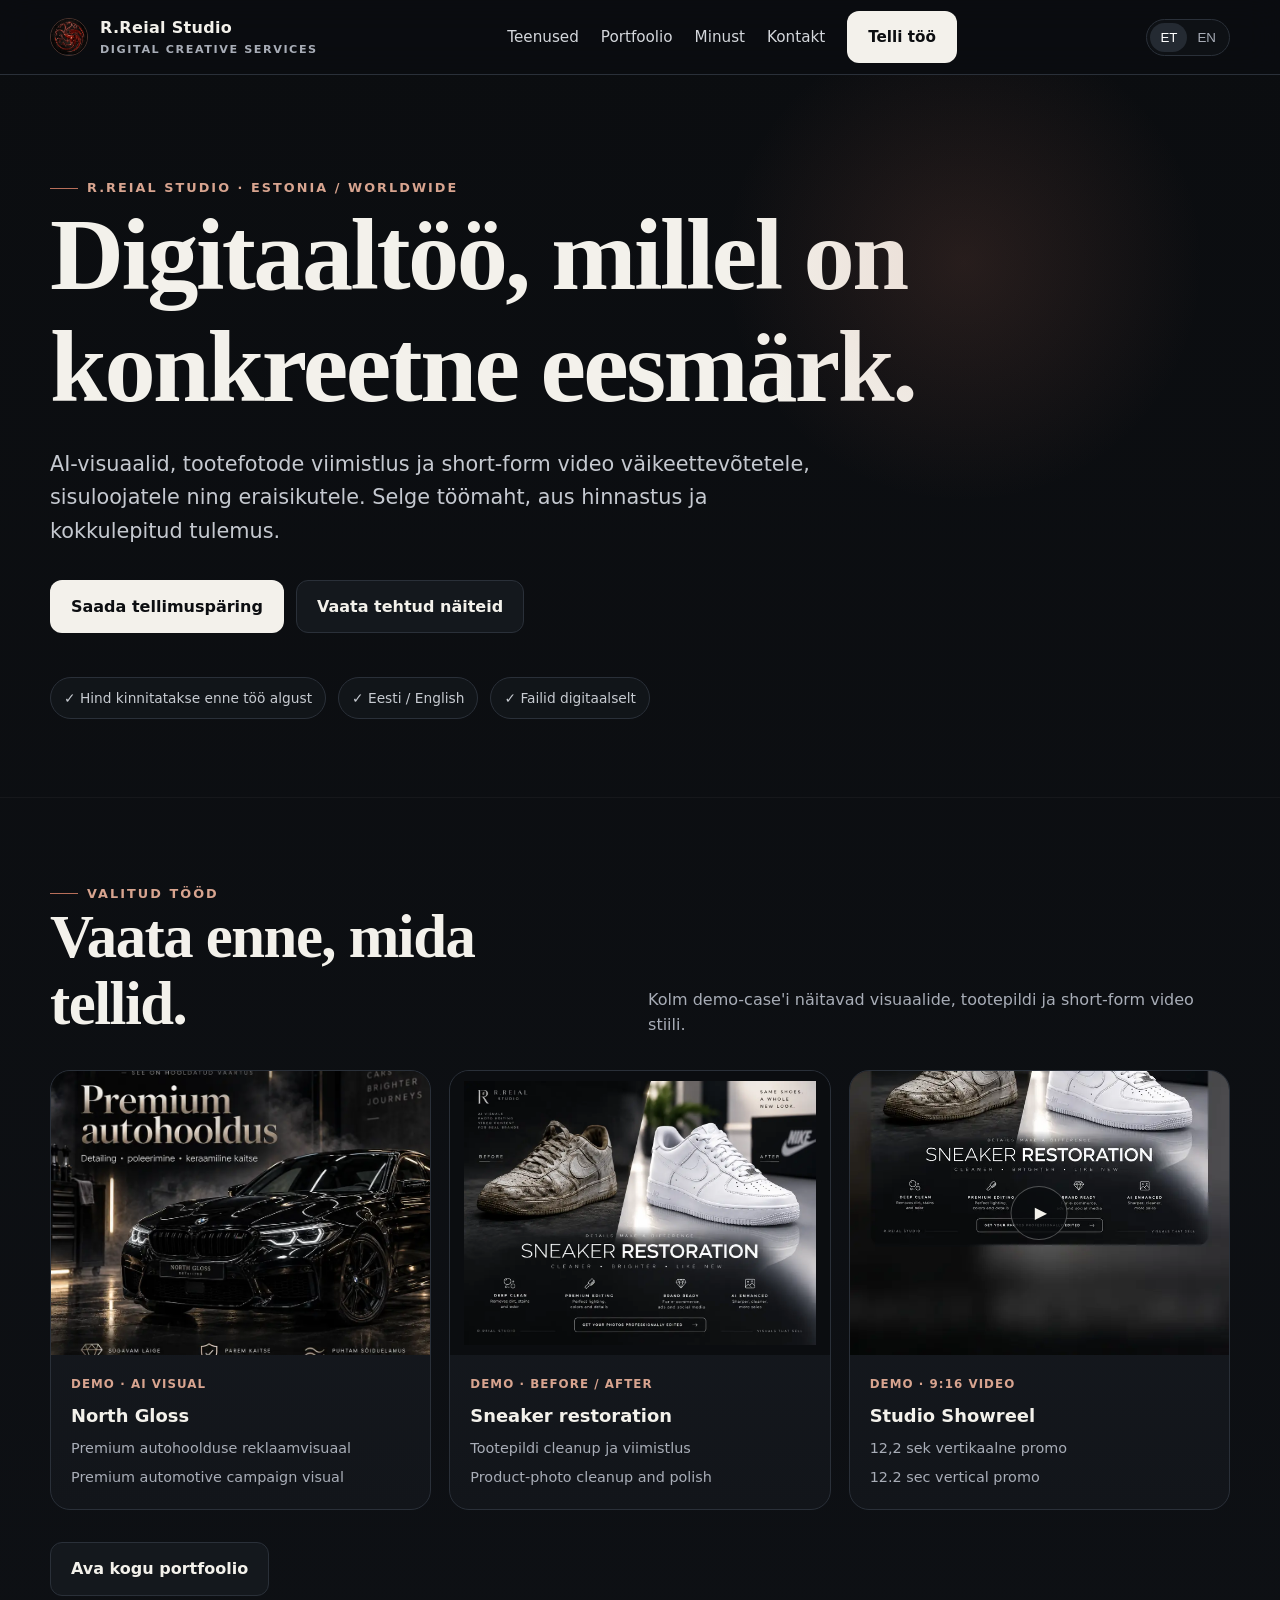
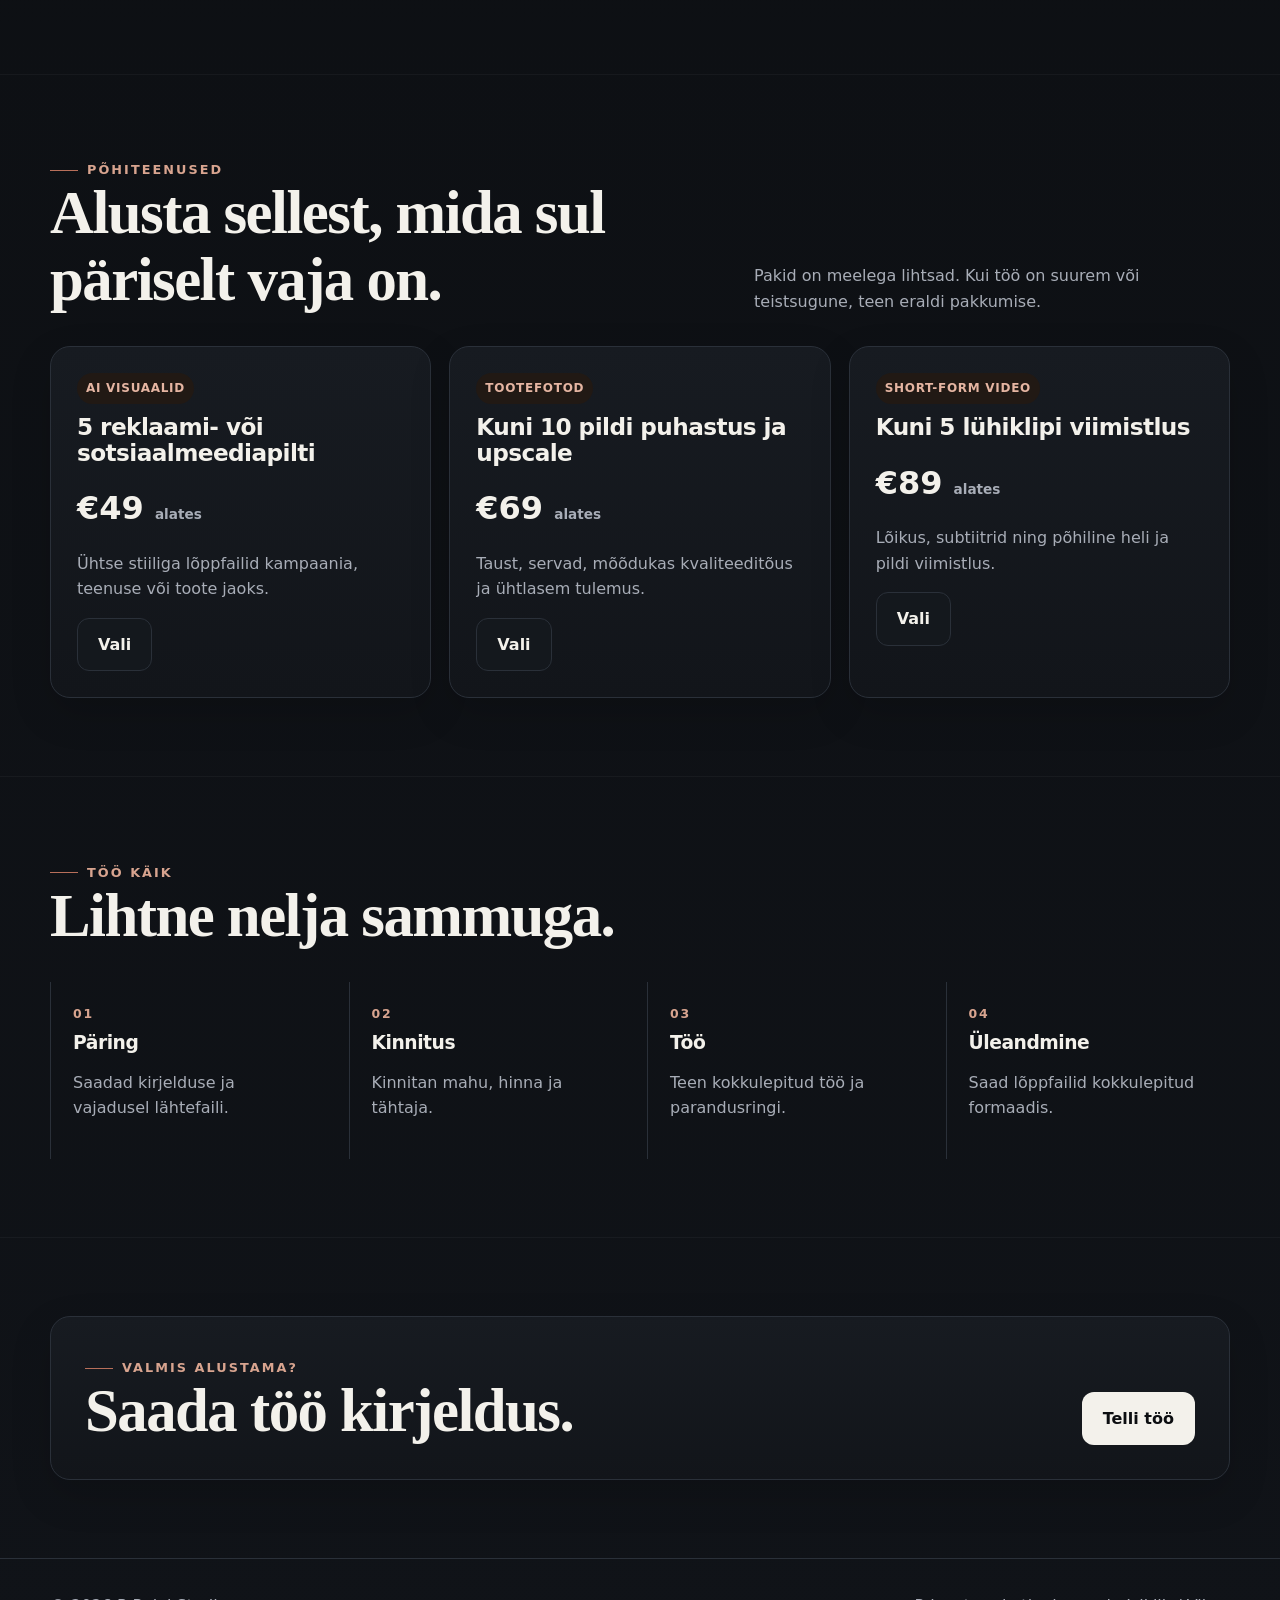
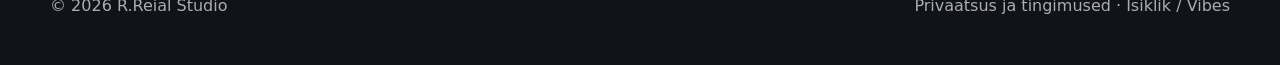
<file: index.html>
<!doctype html>
<html lang="et">
<head>
  <meta charset="utf-8"><meta name="viewport" content="width=device-width,initial-scale=1">
  <meta name="description" content="R.Reial Studio — AI visuaalid, tootefotode töötlus ja short-form video Eestis ning rahvusvaheliselt.">
  <title>R.Reial Studio — Digital Creative Services</title>
  <link rel="stylesheet" href="site.css">
  <style>
    .featured-work{display:grid;grid-template-columns:repeat(3,1fr);gap:18px}.featured-card{display:block;border:1px solid var(--line);border-radius:20px;overflow:hidden;background:linear-gradient(180deg,var(--panel2),var(--panel));transition:.18s ease}.featured-card:hover{transform:translateY(-3px);border-color:#46505d}.featured-media{aspect-ratio:4/3;background:#090b0e;overflow:hidden}.featured-media img{width:100%;height:100%;object-fit:cover}.featured-media.contain img{object-fit:contain;padding:10px;background:#0b0d10}.featured-copy{padding:20px}.featured-copy small{display:block;color:var(--accent2);font-size:.74rem;font-weight:800;letter-spacing:.09em;text-transform:uppercase;margin-bottom:8px}.featured-copy strong{display:block;font-size:1.12rem}.featured-copy span{display:block;color:var(--muted);margin-top:6px;font-size:.9rem}.video-thumb{position:relative}.video-thumb:after{content:'▶';position:absolute;inset:50% auto auto 50%;transform:translate(-50%,-50%);width:52px;height:52px;border-radius:50%;display:grid;place-items:center;background:rgba(10,12,15,.78);border:1px solid rgba(255,255,255,.28);font-size:1rem;padding-left:3px}@media(max-width:860px){.featured-work{grid-template-columns:1fr}}
  </style>
</head>
<body data-lang="et">
<nav class="nav"><div class="container nav-inner">
  <a class="brand" href="index.html"><img src="targaryen-crest.png" alt="R.Reial crest"><span>R.Reial Studio<small>Digital creative services</small></span></a>
  <div class="nav-links"><a href="services.html"><span class="lang-et">Teenused</span><span class="lang-en">Services</span></a><a href="portfolio.html"><span class="lang-et">Portfoolio</span><span class="lang-en">Portfolio</span></a><a href="about.html"><span class="lang-et">Minust</span><span class="lang-en">About</span></a><a href="contact.html"><span class="lang-et">Kontakt</span><span class="lang-en">Contact</span></a><a class="btn btn-primary" href="order.html"><span class="lang-et">Telli töö</span><span class="lang-en">Order now</span></a></div>
  <div class="lang-switch" aria-label="Language"><button data-lang-btn="et">ET</button><button data-lang-btn="en">EN</button></div>
</div></nav>

<main>
<section class="hero"><div class="container">
  <div class="eyebrow">R.Reial Studio · Estonia / Worldwide</div>
  <h1><span class="lang-et">Digitaaltöö, millel on konkreetne eesmärk.</span><span class="lang-en">Digital creative work with a clear purpose.</span></h1>
  <p class="hero-copy"><span class="lang-et">AI-visuaalid, tootefotode viimistlus ja short-form video väikeettevõtetele, sisuloojatele ning eraisikutele. Selge töömaht, aus hinnastus ja kokkulepitud tulemus.</span><span class="lang-en">AI visuals, product photo cleanup and short-form video for small businesses, creators and individuals. Clear scope, straightforward pricing and agreed deliverables.</span></p>
  <div class="hero-actions"><a class="btn btn-primary" href="order.html"><span class="lang-et">Saada tellimuspäring</span><span class="lang-en">Send a project request</span></a><a class="btn btn-secondary" href="portfolio.html"><span class="lang-et">Vaata tehtud näiteid</span><span class="lang-en">View portfolio</span></a></div>
  <div class="trust-row"><span class="trust-pill"><span class="lang-et">✓ Hind kinnitatakse enne töö algust</span><span class="lang-en">✓ Price confirmed before work starts</span></span><span class="trust-pill"><span class="lang-et">✓ Eesti / English</span><span class="lang-en">✓ Estonian / English</span></span><span class="trust-pill"><span class="lang-et">✓ Failid digitaalselt</span><span class="lang-en">✓ Digital delivery</span></span></div>
</div></section>

<section class="section"><div class="container">
  <div class="section-head"><div><div class="eyebrow"><span class="lang-et">Valitud tööd</span><span class="lang-en">Selected work</span></div><h2><span class="lang-et">Vaata enne, mida tellid.</span><span class="lang-en">See the work before you order.</span></h2></div><p><span class="lang-et">Kolm demo-case'i näitavad visuaalide, tootepildi ja short-form video stiili.</span><span class="lang-en">Three demo cases show the style of visuals, product editing and short-form video.</span></p></div>
  <div class="featured-work">
    <a class="featured-card" href="portfolio.html"><div class="featured-media"><img src="north-gloss-demo.webp" alt="North Gloss automotive campaign demo" loading="eager"></div><div class="featured-copy"><small>Demo · AI visual</small><strong>North Gloss</strong><span><span class="lang-et">Premium autohoolduse reklaamvisuaal</span><span class="lang-en">Premium automotive campaign visual</span></span></div></a>
    <a class="featured-card" href="portfolio.html"><div class="featured-media contain"><img src="sneaker-restoration-demo.webp" alt="Sneaker restoration before and after demo" loading="lazy"></div><div class="featured-copy"><small>Demo · Before / After</small><strong>Sneaker restoration</strong><span><span class="lang-et">Tootepildi cleanup ja viimistlus</span><span class="lang-en">Product-photo cleanup and polish</span></span></div></a>
    <a class="featured-card" href="portfolio.html"><div class="featured-media video-thumb"><img src="showreel-poster.webp" alt="R.Reial Studio short-form video showreel poster" loading="lazy"></div><div class="featured-copy"><small>Demo · 9:16 video</small><strong>Studio Showreel</strong><span><span class="lang-et">12,2 sek vertikaalne promo</span><span class="lang-en">12.2 sec vertical promo</span></span></div></a>
  </div>
  <div class="hero-actions"><a class="btn btn-secondary" href="portfolio.html"><span class="lang-et">Ava kogu portfoolio</span><span class="lang-en">Open full portfolio</span></a></div>
</div></section>

<section class="section"><div class="container">
  <div class="section-head"><div><div class="eyebrow"><span class="lang-et">Põhiteenused</span><span class="lang-en">Core services</span></div><h2><span class="lang-et">Alusta sellest, mida sul päriselt vaja on.</span><span class="lang-en">Start with what you actually need.</span></h2></div><p><span class="lang-et">Pakid on meelega lihtsad. Kui töö on suurem või teistsugune, teen eraldi pakkumise.</span><span class="lang-en">Packages are intentionally simple. Larger or different projects receive a custom quote.</span></p></div>
  <div class="grid-3">
    <article class="card"><span class="tag"><span class="lang-et">AI visuaalid</span><span class="lang-en">AI visuals</span></span><h3><span class="lang-et">5 reklaami- või sotsiaalmeediapilti</span><span class="lang-en">5 advertising or social images</span></h3><div class="price">€49 <small><span class="lang-et">alates</span><span class="lang-en">from</span></small></div><p><span class="lang-et">Ühtse stiiliga lõppfailid kampaania, teenuse või toote jaoks.</span><span class="lang-en">Consistent final visuals for a campaign, service or product.</span></p><a class="btn btn-secondary" href="order.html?service=images"><span class="lang-et">Vali</span><span class="lang-en">Choose</span></a></article>
    <article class="card"><span class="tag"><span class="lang-et">Tootefotod</span><span class="lang-en">Product photos</span></span><h3><span class="lang-et">Kuni 10 pildi puhastus ja upscale</span><span class="lang-en">Cleanup & upscale for up to 10 images</span></h3><div class="price">€69 <small><span class="lang-et">alates</span><span class="lang-en">from</span></small></div><p><span class="lang-et">Taust, servad, mõõdukas kvaliteeditõus ja ühtlasem tulemus.</span><span class="lang-en">Backgrounds, edges, moderate quality improvement and consistency.</span></p><a class="btn btn-secondary" href="order.html?service=photos"><span class="lang-et">Vali</span><span class="lang-en">Choose</span></a></article>
    <article class="card"><span class="tag">Short-form video</span><h3><span class="lang-et">Kuni 5 lühiklipi viimistlus</span><span class="lang-en">Up to 5 polished short clips</span></h3><div class="price">€89 <small><span class="lang-et">alates</span><span class="lang-en">from</span></small></div><p><span class="lang-et">Lõikus, subtiitrid ning põhiline heli ja pildi viimistlus.</span><span class="lang-en">Editing, captions and basic audio/image polish.</span></p><a class="btn btn-secondary" href="order.html?service=video"><span class="lang-et">Vali</span><span class="lang-en">Choose</span></a></article>
  </div>
</div></section>

<section class="section"><div class="container">
  <div class="section-head"><div><div class="eyebrow"><span class="lang-et">Töö käik</span><span class="lang-en">Process</span></div><h2><span class="lang-et">Lihtne nelja sammuga.</span><span class="lang-en">Simple, in four steps.</span></h2></div></div>
  <div class="process"><div class="step"><strong>01</strong><h3><span class="lang-et">Päring</span><span class="lang-en">Request</span></h3><p class="muted"><span class="lang-et">Saadad kirjelduse ja vajadusel lähtefaili.</span><span class="lang-en">Send a brief and optional source file.</span></p></div><div class="step"><strong>02</strong><h3><span class="lang-et">Kinnitus</span><span class="lang-en">Confirmation</span></h3><p class="muted"><span class="lang-et">Kinnitan mahu, hinna ja tähtaja.</span><span class="lang-en">I confirm scope, price and deadline.</span></p></div><div class="step"><strong>03</strong><h3><span class="lang-et">Töö</span><span class="lang-en">Production</span></h3><p class="muted"><span class="lang-et">Teen kokkulepitud töö ja parandusringi.</span><span class="lang-en">I complete the work and agreed revision.</span></p></div><div class="step"><strong>04</strong><h3><span class="lang-et">Üleandmine</span><span class="lang-en">Delivery</span></h3><p class="muted"><span class="lang-et">Saad lõppfailid kokkulepitud formaadis.</span><span class="lang-en">You receive final files in the agreed format.</span></p></div></div>
</div></section>

<section class="section"><div class="container"><div class="card" style="padding:34px"><div class="section-head" style="margin-bottom:0"><div><div class="eyebrow"><span class="lang-et">Valmis alustama?</span><span class="lang-en">Ready to start?</span></div><h2><span class="lang-et">Saada töö kirjeldus.</span><span class="lang-en">Send the project brief.</span></h2></div><div><a class="btn btn-primary" href="order.html"><span class="lang-et">Telli töö</span><span class="lang-en">Order now</span></a></div></div></div></div></section>
</main>

<footer class="footer"><div class="container footer-inner"><div>© 2026 R.Reial Studio</div><div><a href="privacy.html"><span class="lang-et">Privaatsus ja tingimused</span><span class="lang-en">Privacy & terms</span></a> · <a href="vibes.html"><span class="lang-et">Isiklik / Vibes</span><span class="lang-en">Personal / Vibes</span></a></div></div></footer>
<script src="site.js"></script>
</body></html>
</file>
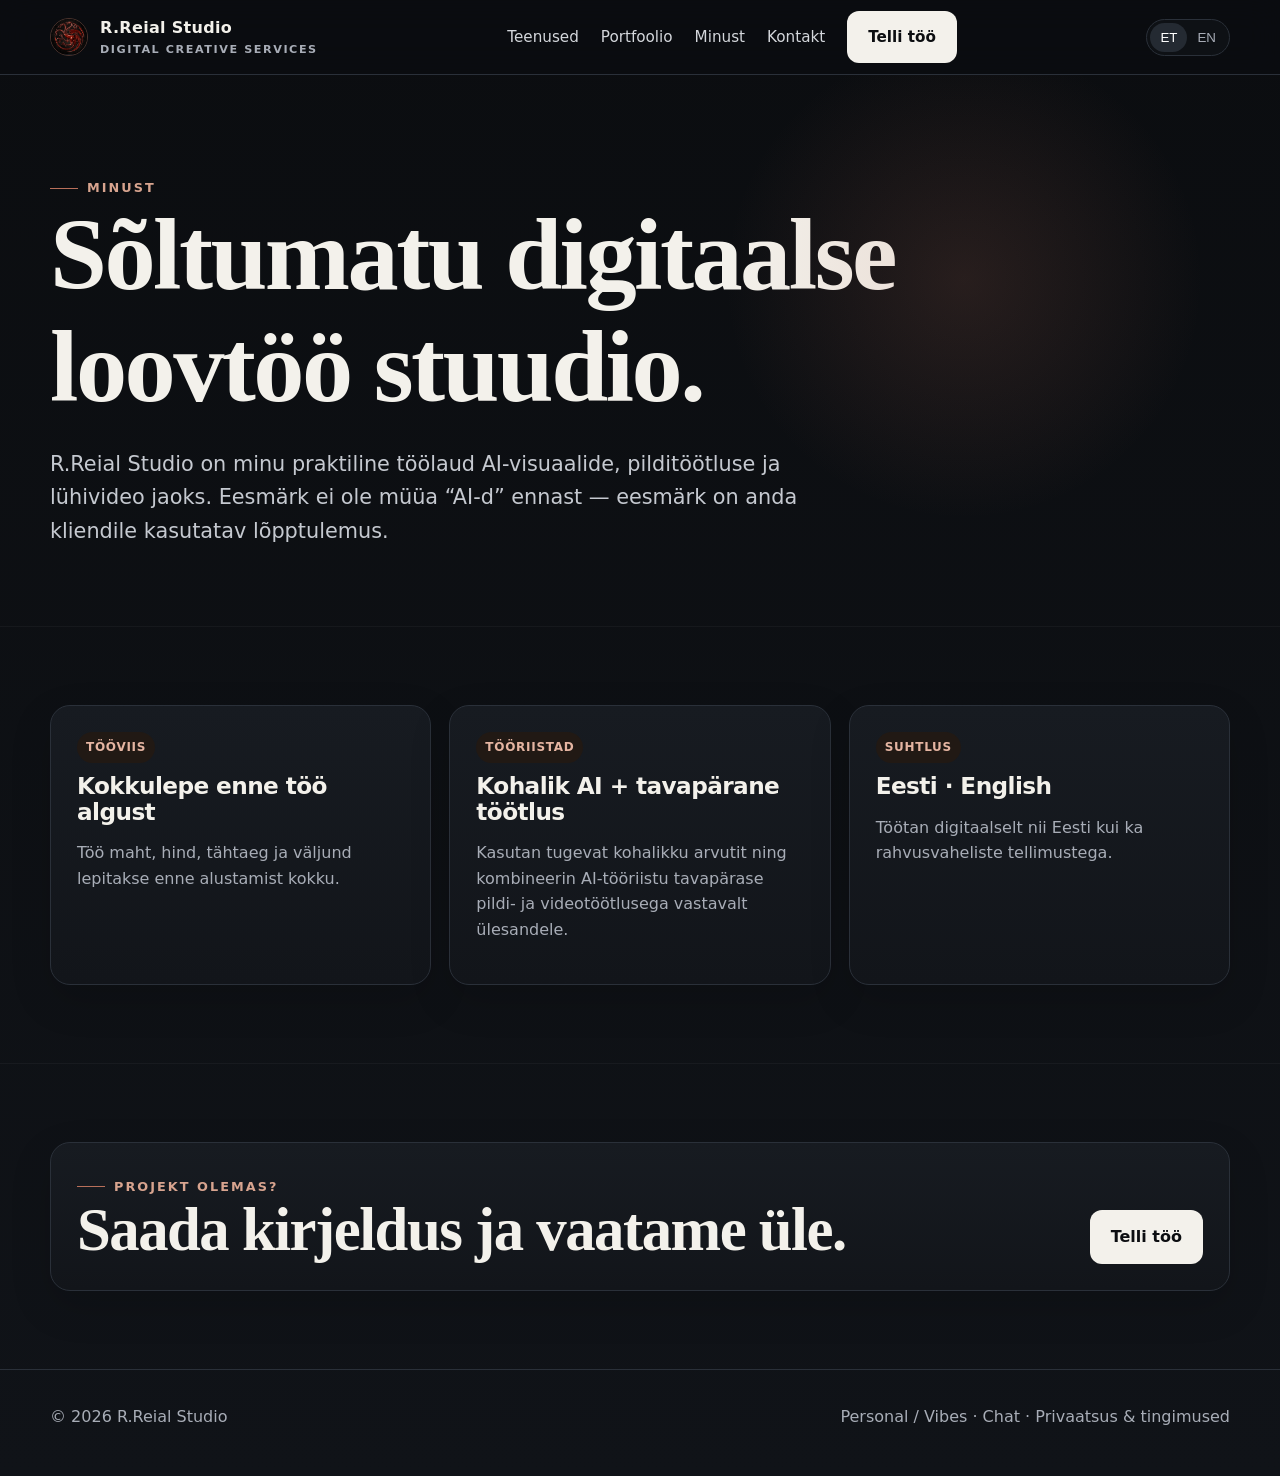
<file: about.html>
<!doctype html>
<html lang="et"><head><meta charset="utf-8"><meta name="viewport" content="width=device-width,initial-scale=1"><meta name="description" content="R.Reial Studio — sõltumatu digitaalse loovtöö tegija Eestis."><title>Minust — R.Reial Studio</title><link rel="stylesheet" href="site.css"></head>
<body data-lang="et">
<nav class="nav"><div class="container nav-inner"><a class="brand" href="index.html"><img src="targaryen-crest.png" alt="R.Reial crest"><span>R.Reial Studio<small>Digital creative services</small></span></a><div class="nav-links"><a href="services.html">Teenused</a><a href="portfolio.html">Portfoolio</a><a href="about.html">Minust</a><a href="contact.html">Kontakt</a><a class="btn btn-primary" href="order.html">Telli töö</a></div><div class="lang-switch"><button data-lang-btn="et">ET</button><button data-lang-btn="en">EN</button></div></div></nav>
<main><section class="hero"><div class="container"><div class="eyebrow"><span class="lang-et">Minust</span><span class="lang-en">About</span></div><h1><span class="lang-et">Sõltumatu digitaalse loovtöö stuudio.</span><span class="lang-en">Independent digital creative studio.</span></h1><p class="hero-copy"><span class="lang-et">R.Reial Studio on minu praktiline töölaud AI-visuaalide, pilditöötluse ja lühivideo jaoks. Eesmärk ei ole müüa “AI-d” ennast — eesmärk on anda kliendile kasutatav lõpptulemus.</span><span class="lang-en">R.Reial Studio is my practical workspace for AI-assisted visuals, image editing and short-form video. The goal is not to sell “AI” itself — the goal is to deliver a useful finished result.</span></p></div></section>
<section class="section"><div class="container"><div class="grid-3"><article class="card"><span class="tag"><span class="lang-et">Tööviis</span><span class="lang-en">Approach</span></span><h3><span class="lang-et">Kokkulepe enne töö algust</span><span class="lang-en">Agreement before production</span></h3><p><span class="lang-et">Töö maht, hind, tähtaeg ja väljund lepitakse enne alustamist kokku.</span><span class="lang-en">Scope, price, deadline and deliverables are confirmed before production begins.</span></p></article><article class="card"><span class="tag"><span class="lang-et">Tööriistad</span><span class="lang-en">Tools</span></span><h3><span class="lang-et">Kohalik AI + tavapärane töötlus</span><span class="lang-en">Local AI + conventional editing</span></h3><p><span class="lang-et">Kasutan tugevat kohalikku arvutit ning kombineerin AI-tööriistu tavapärase pildi- ja videotöötlusega vastavalt ülesandele.</span><span class="lang-en">I use capable local hardware and combine AI tools with conventional image and video editing as the job requires.</span></p></article><article class="card"><span class="tag"><span class="lang-et">Suhtlus</span><span class="lang-en">Communication</span></span><h3>Eesti · English</h3><p><span class="lang-et">Töötan digitaalselt nii Eesti kui ka rahvusvaheliste tellimustega.</span><span class="lang-en">I work digitally with Estonian and international projects.</span></p></article></div></div></section>
<section class="section"><div class="container"><div class="card"><div class="section-head" style="margin-bottom:0"><div><div class="eyebrow"><span class="lang-et">Projekt olemas?</span><span class="lang-en">Have a project?</span></div><h2><span class="lang-et">Saada kirjeldus ja vaatame üle.</span><span class="lang-en">Send the brief and I’ll review it.</span></h2></div><a class="btn btn-primary" href="order.html"><span class="lang-et">Telli töö</span><span class="lang-en">Order now</span></a></div></div></div></section></main>
<footer class="footer"><div class="container footer-inner"><div>© 2026 R.Reial Studio</div><div><a href="vibes.html">Personal / Vibes</a> · <a href="chat.html">Chat</a></div></div></footer><script src="site.js"></script></body></html>
</file>
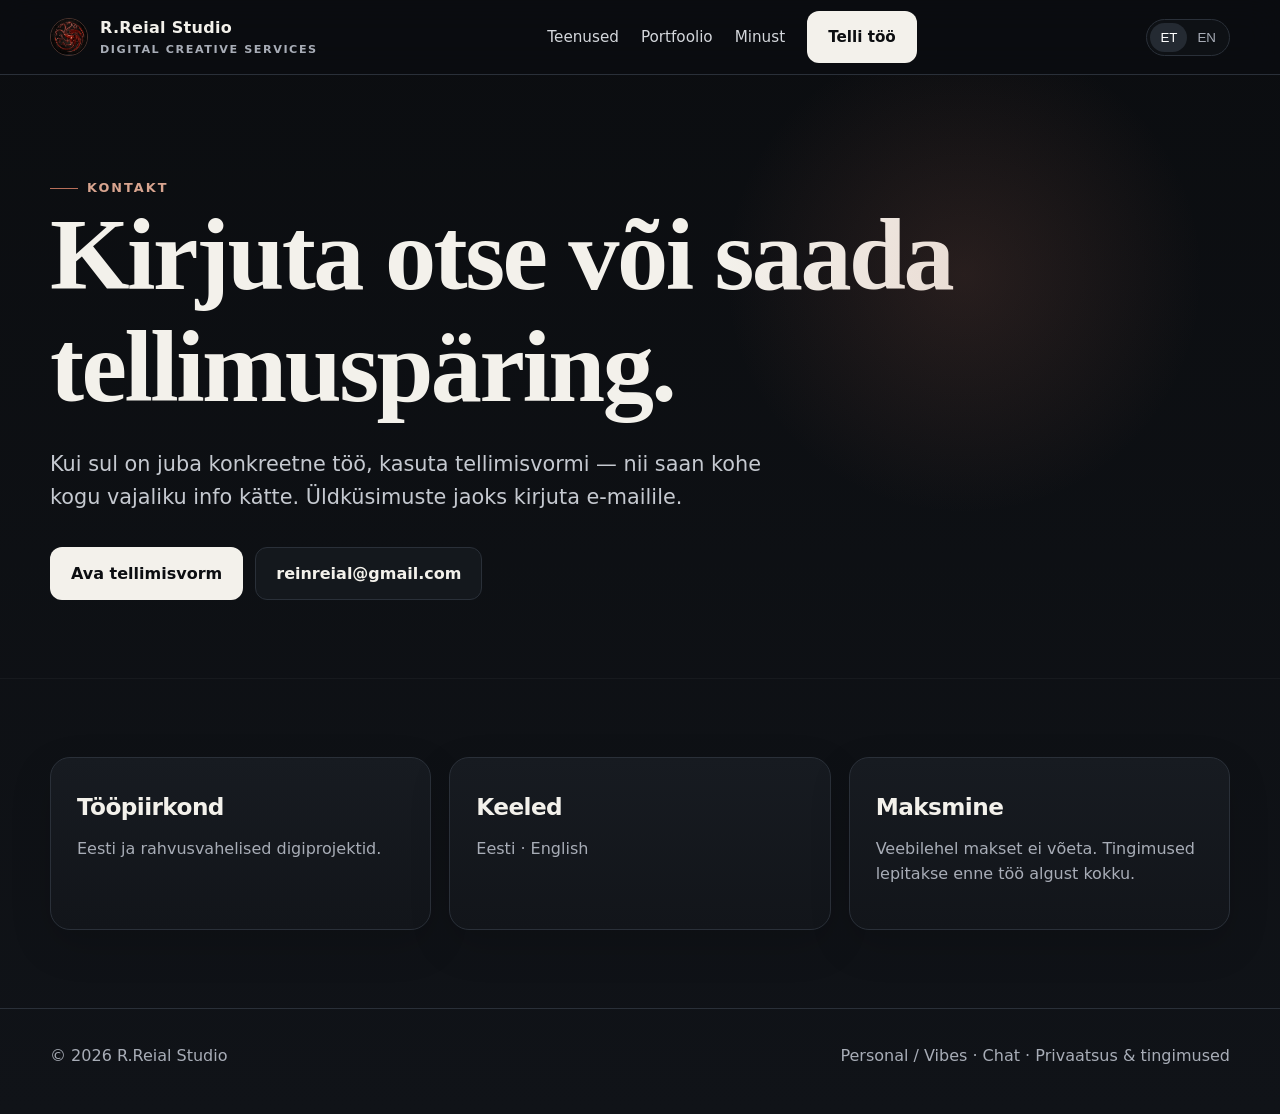
<file: contact.html>
<!doctype html>
<html lang="et"><head><meta charset="utf-8"><meta name="viewport" content="width=device-width,initial-scale=1"><meta name="description" content="Kontakt — R.Reial Studio"><title>Kontakt — R.Reial Studio</title><link rel="stylesheet" href="site.css"></head>
<body data-lang="et">
<nav class="nav"><div class="container nav-inner"><a class="brand" href="index.html"><img src="targaryen-crest.png" alt="R.Reial crest"><span>R.Reial Studio<small>Digital creative services</small></span></a><div class="nav-links"><a href="services.html">Teenused</a><a href="portfolio.html">Portfoolio</a><a href="about.html">Minust</a><a class="btn btn-primary" href="order.html">Telli töö</a></div><div class="lang-switch"><button data-lang-btn="et">ET</button><button data-lang-btn="en">EN</button></div></div></nav>
<main><section class="hero"><div class="container"><div class="eyebrow"><span class="lang-et">Kontakt</span><span class="lang-en">Contact</span></div><h1><span class="lang-et">Kirjuta otse või saada tellimuspäring.</span><span class="lang-en">Email directly or send a project request.</span></h1><p class="hero-copy"><span class="lang-et">Kui sul on juba konkreetne töö, kasuta tellimisvormi — nii saan kohe kogu vajaliku info kätte. Üldküsimuste jaoks kirjuta e-mailile.</span><span class="lang-en">For a specific project, use the order form so I receive the relevant details immediately. For general questions, email me directly.</span></p><div class="hero-actions"><a class="btn btn-primary" href="order.html"><span class="lang-et">Ava tellimisvorm</span><span class="lang-en">Open order form</span></a><a class="btn btn-secondary" href="mailto:reinreial@gmail.com">reinreial@gmail.com</a></div></div></section>
<section class="section"><div class="container"><div class="grid-3"><article class="card"><h3><span class="lang-et">Tööpiirkond</span><span class="lang-en">Availability</span></h3><p><span class="lang-et">Eesti ja rahvusvahelised digiprojektid.</span><span class="lang-en">Estonia and international digital projects.</span></p></article><article class="card"><h3><span class="lang-et">Keeled</span><span class="lang-en">Languages</span></h3><p>Eesti · English</p></article><article class="card"><h3><span class="lang-et">Maksmine</span><span class="lang-en">Payment</span></h3><p><span class="lang-et">Veebilehel makset ei võeta. Tingimused lepitakse enne töö algust kokku.</span><span class="lang-en">No payment is taken on the website. Terms are agreed before work starts.</span></p></article></div></div></section></main>
<footer class="footer"><div class="container footer-inner"><div>© 2026 R.Reial Studio</div><div><a href="vibes.html">Personal / Vibes</a> · <a href="chat.html">Chat</a></div></div></footer><script src="site.js"></script></body></html>
</file>
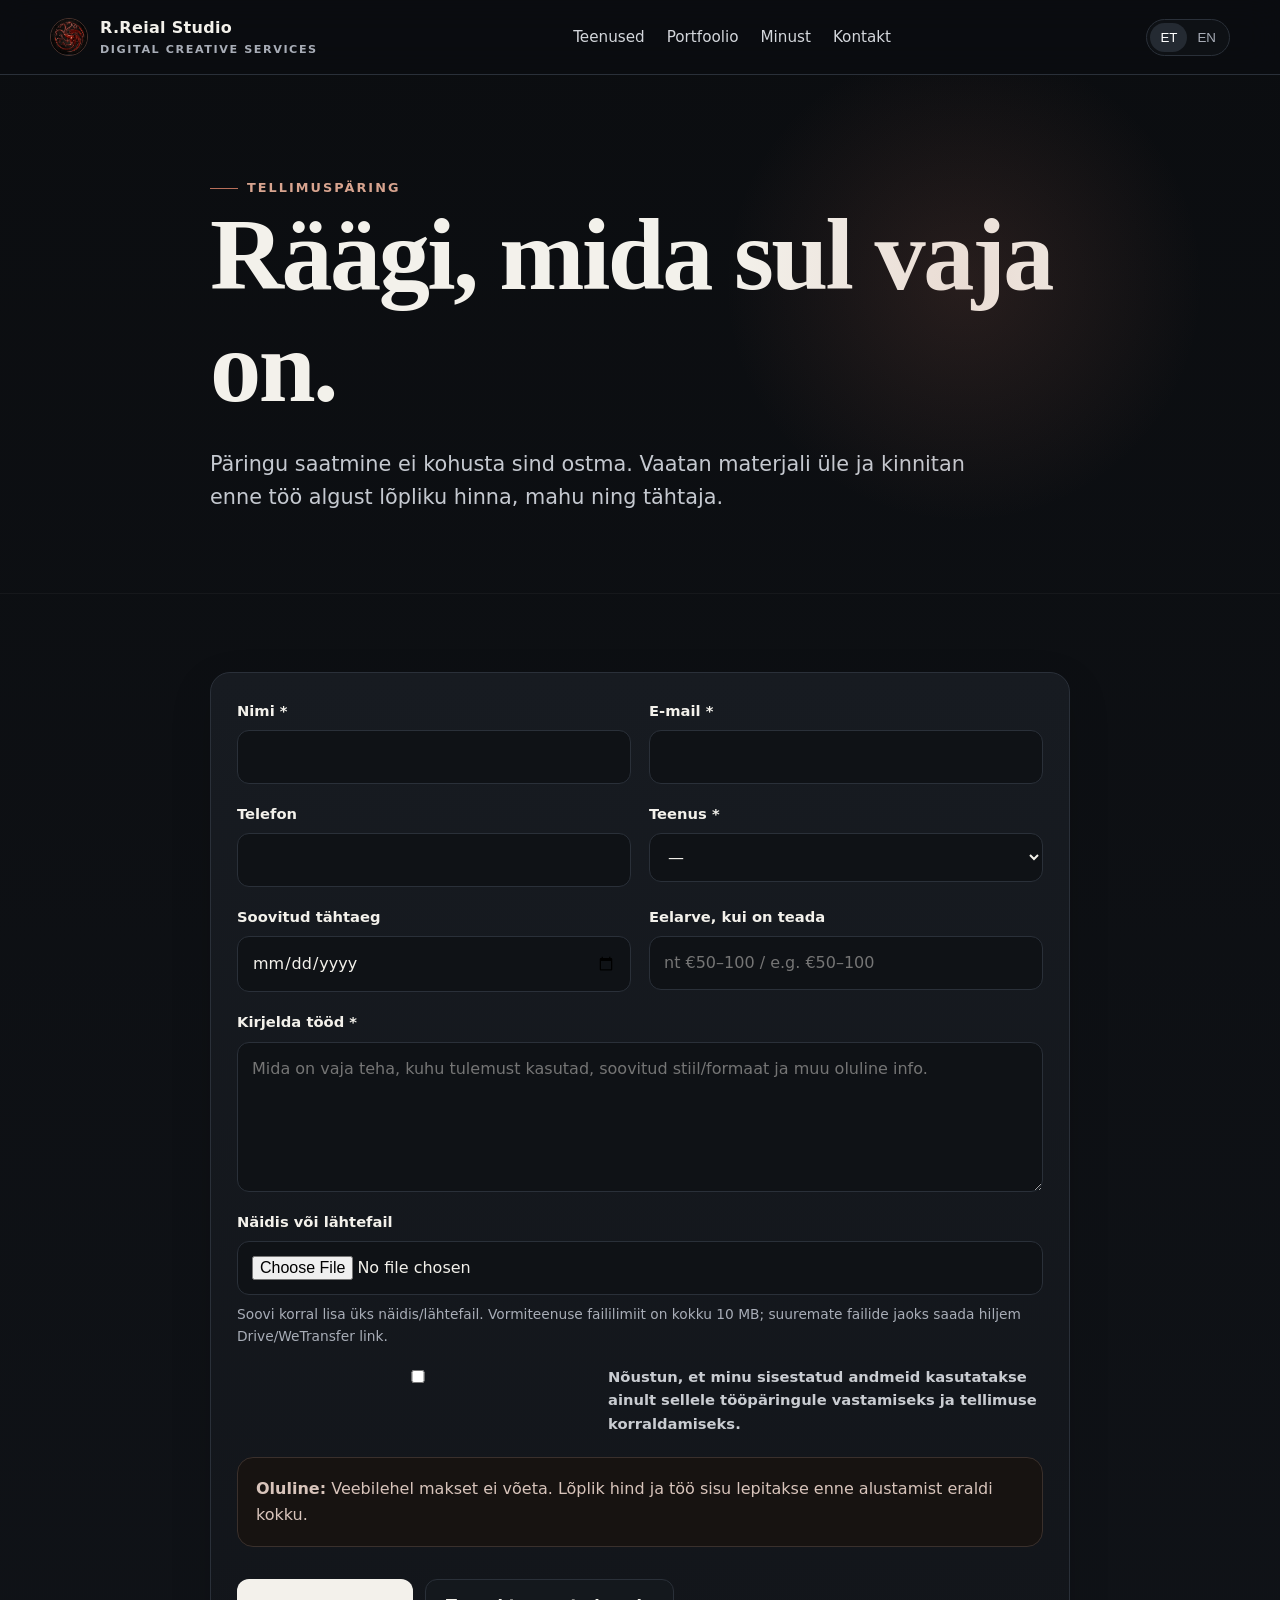
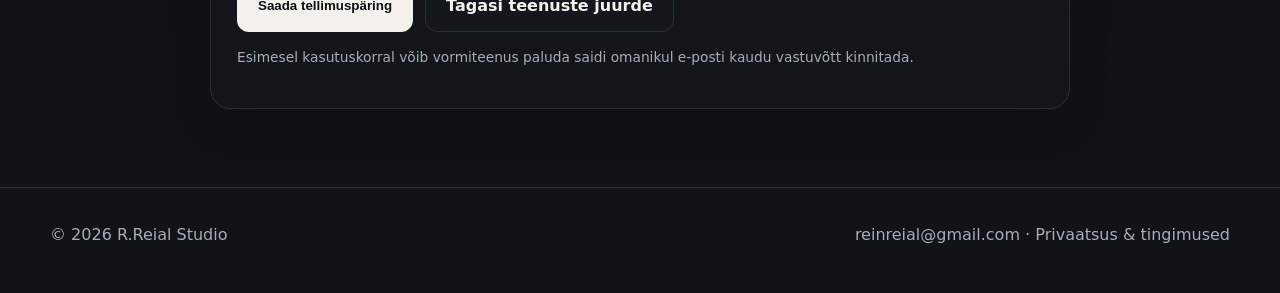
<file: order.html>
<!doctype html>
<html lang="et">
<head>
  <meta charset="utf-8"><meta name="viewport" content="width=device-width,initial-scale=1">
  <meta name="description" content="Telli AI pildid, tootefotode töötlus või short-form video R.Reial Studiolt.">
  <title>Telli töö — R.Reial Studio</title>
  <link rel="stylesheet" href="site.css">
</head>
<body data-lang="et">
<nav class="nav"><div class="container nav-inner">
  <a class="brand" href="index.html"><img src="targaryen-crest.png" alt="R.Reial crest"><span>R.Reial Studio<small>Digital creative services</small></span></a>
  <div class="nav-links"><a href="services.html">Teenused</a><a href="portfolio.html">Portfoolio</a><a href="about.html">Minust</a><a href="contact.html">Kontakt</a></div>
  <div class="lang-switch"><button data-lang-btn="et">ET</button><button data-lang-btn="en">EN</button></div>
</div></nav>

<main>
<section class="hero"><div class="container form-shell">
  <div class="eyebrow"><span class="lang-et">Tellimuspäring</span><span class="lang-en">Project request</span></div>
  <h1><span class="lang-et">Räägi, mida sul vaja on.</span><span class="lang-en">Tell me what you need.</span></h1>
  <p class="hero-copy"><span class="lang-et">Päringu saatmine ei kohusta sind ostma. Vaatan materjali üle ja kinnitan enne töö algust lõpliku hinna, mahu ning tähtaja.</span><span class="lang-en">Sending a request does not commit you to a purchase. Final scope, price and deadline are confirmed before work starts.</span></p>
</div></section>

<section class="section"><div class="container form-shell">
  <form id="order-form" class="card" action="https://formsubmit.co/reinreial@gmail.com" method="POST" enctype="multipart/form-data">
    <input type="hidden" name="_subject" value="Uus tellimuspäring — reial.org">
    <input type="hidden" name="_next" id="next-url" value="https://reial.org/thanks.html">
    <input type="hidden" name="_template" value="table">
    <input type="text" name="_honey" style="display:none" tabindex="-1" autocomplete="off">
    <input type="hidden" name="Tellimuse number" id="order-id">

    <div class="form-grid">
      <div class="field"><label for="name"><span class="lang-et">Nimi</span><span class="lang-en">Name</span> *</label><input id="name" name="Nimi / Name" autocomplete="name" required maxlength="80"></div>
      <div class="field"><label for="email">E-mail *</label><input id="email" type="email" name="email" autocomplete="email" required maxlength="120"></div>
      <div class="field"><label for="phone"><span class="lang-et">Telefon</span><span class="lang-en">Phone</span></label><input id="phone" type="tel" name="Telefon / Phone" autocomplete="tel" maxlength="40"></div>
      <div class="field"><label for="service"><span class="lang-et">Teenus</span><span class="lang-en">Service</span> *</label><select id="service" name="Teenus / Service" required><option value="">—</option><option value="AI pildipakett / AI image package">AI pildipakett / AI image package — al €49</option><option value="Tootepiltide töötlus / Product photo cleanup">Tootepiltide töötlus / Product photo cleanup — al €69</option><option value="Short-form video">Short-form video — al €89</option><option value="Eritöö / Custom work">Eritöö / Custom work</option></select></div>
      <div class="field"><label for="deadline"><span class="lang-et">Soovitud tähtaeg</span><span class="lang-en">Preferred deadline</span></label><input id="deadline" type="date" name="Soovitud tähtaeg / Preferred deadline"></div>
      <div class="field"><label for="budget"><span class="lang-et">Eelarve, kui on teada</span><span class="lang-en">Budget, if known</span></label><input id="budget" type="text" name="Eelarve / Budget" placeholder="nt €50–100 / e.g. €50–100" maxlength="60"></div>
      <div class="field full"><label for="details"><span class="lang-et">Kirjelda tööd</span><span class="lang-en">Project description</span> *</label><textarea id="details" name="Töö kirjeldus / Project description" required maxlength="4000" placeholder="Mida on vaja teha, kuhu tulemust kasutad, soovitud stiil/formaat ja muu oluline info."></textarea></div>
      <div class="field full"><label for="attachment"><span class="lang-et">Näidis või lähtefail</span><span class="lang-en">Reference or source file</span></label><input id="attachment" type="file" name="attachment" accept="image/png,image/jpeg,image/webp,application/pdf,video/mp4"><div class="form-note"><span class="lang-et">Soovi korral lisa üks näidis/lähtefail. Vormiteenuse faililimiit on kokku 10 MB; suuremate failide jaoks saada hiljem Drive/WeTransfer link.</span><span class="lang-en">Optional: attach one reference/source file. Form file limit is 10 MB total; for larger material, send a Drive/WeTransfer link after contact.</span></div></div>
      <div class="field full"><label class="checkbox"><input type="checkbox" required name="Nõusolek / Consent" value="Jah / Yes"><span><span class="lang-et">Nõustun, et minu sisestatud andmeid kasutatakse ainult sellele tööpäringule vastamiseks ja tellimuse korraldamiseks.</span><span class="lang-en">I agree that my submitted details are used only to respond to this request and organise the project.</span></span></label></div>
    </div>

    <div class="notice" style="margin-top:22px"><strong><span class="lang-et">Oluline:</span><span class="lang-en">Important:</span></strong> <span class="lang-et">Veebilehel makset ei võeta. Lõplik hind ja töö sisu lepitakse enne alustamist eraldi kokku.</span><span class="lang-en">No payment is collected on this website. Final pricing and scope are agreed separately before work begins.</span></div>
    <div class="hero-actions"><button class="btn btn-primary" type="submit"><span class="lang-et">Saada tellimuspäring</span><span class="lang-en">Send project request</span></button><a class="btn btn-secondary" href="services.html"><span class="lang-et">Tagasi teenuste juurde</span><span class="lang-en">Back to services</span></a></div>
    <p class="form-note"><span class="lang-et">Esimesel kasutuskorral võib vormiteenus paluda saidi omanikul e-posti kaudu vastuvõtt kinnitada.</span><span class="lang-en">On first use, the form provider may ask the site owner to confirm delivery by email.</span></p>
  </form>
</div></section>
</main>
<footer class="footer"><div class="container footer-inner"><div>© 2026 R.Reial Studio</div><div><a href="mailto:reinreial@gmail.com">reinreial@gmail.com</a></div></div></footer>
<script src="site.js"></script>
<script>
(() => {
  const now = new Date();
  const pad = (n) => String(n).padStart(2,'0');
  const id = `RR-${String(now.getFullYear()).slice(-2)}${pad(now.getMonth()+1)}${pad(now.getDate())}-${Math.random().toString(36).slice(2,7).toUpperCase()}`;
  document.getElementById('order-id').value = id;
  document.getElementById('next-url').value = `${location.origin}/thanks.html?order=${encodeURIComponent(id)}`;

  const map = {images:'AI pildipakett / AI image package',photos:'Tootepiltide töötlus / Product photo cleanup',video:'Short-form video',custom:'Eritöö / Custom work'};
  const requested = new URLSearchParams(location.search).get('service');
  if (requested && map[requested]) document.getElementById('service').value = map[requested];

  const deadline = document.getElementById('deadline');
  const tomorrow = new Date(); tomorrow.setDate(tomorrow.getDate()+1);
  deadline.min = tomorrow.toISOString().slice(0,10);
})();
</script>
</body></html>
</file>
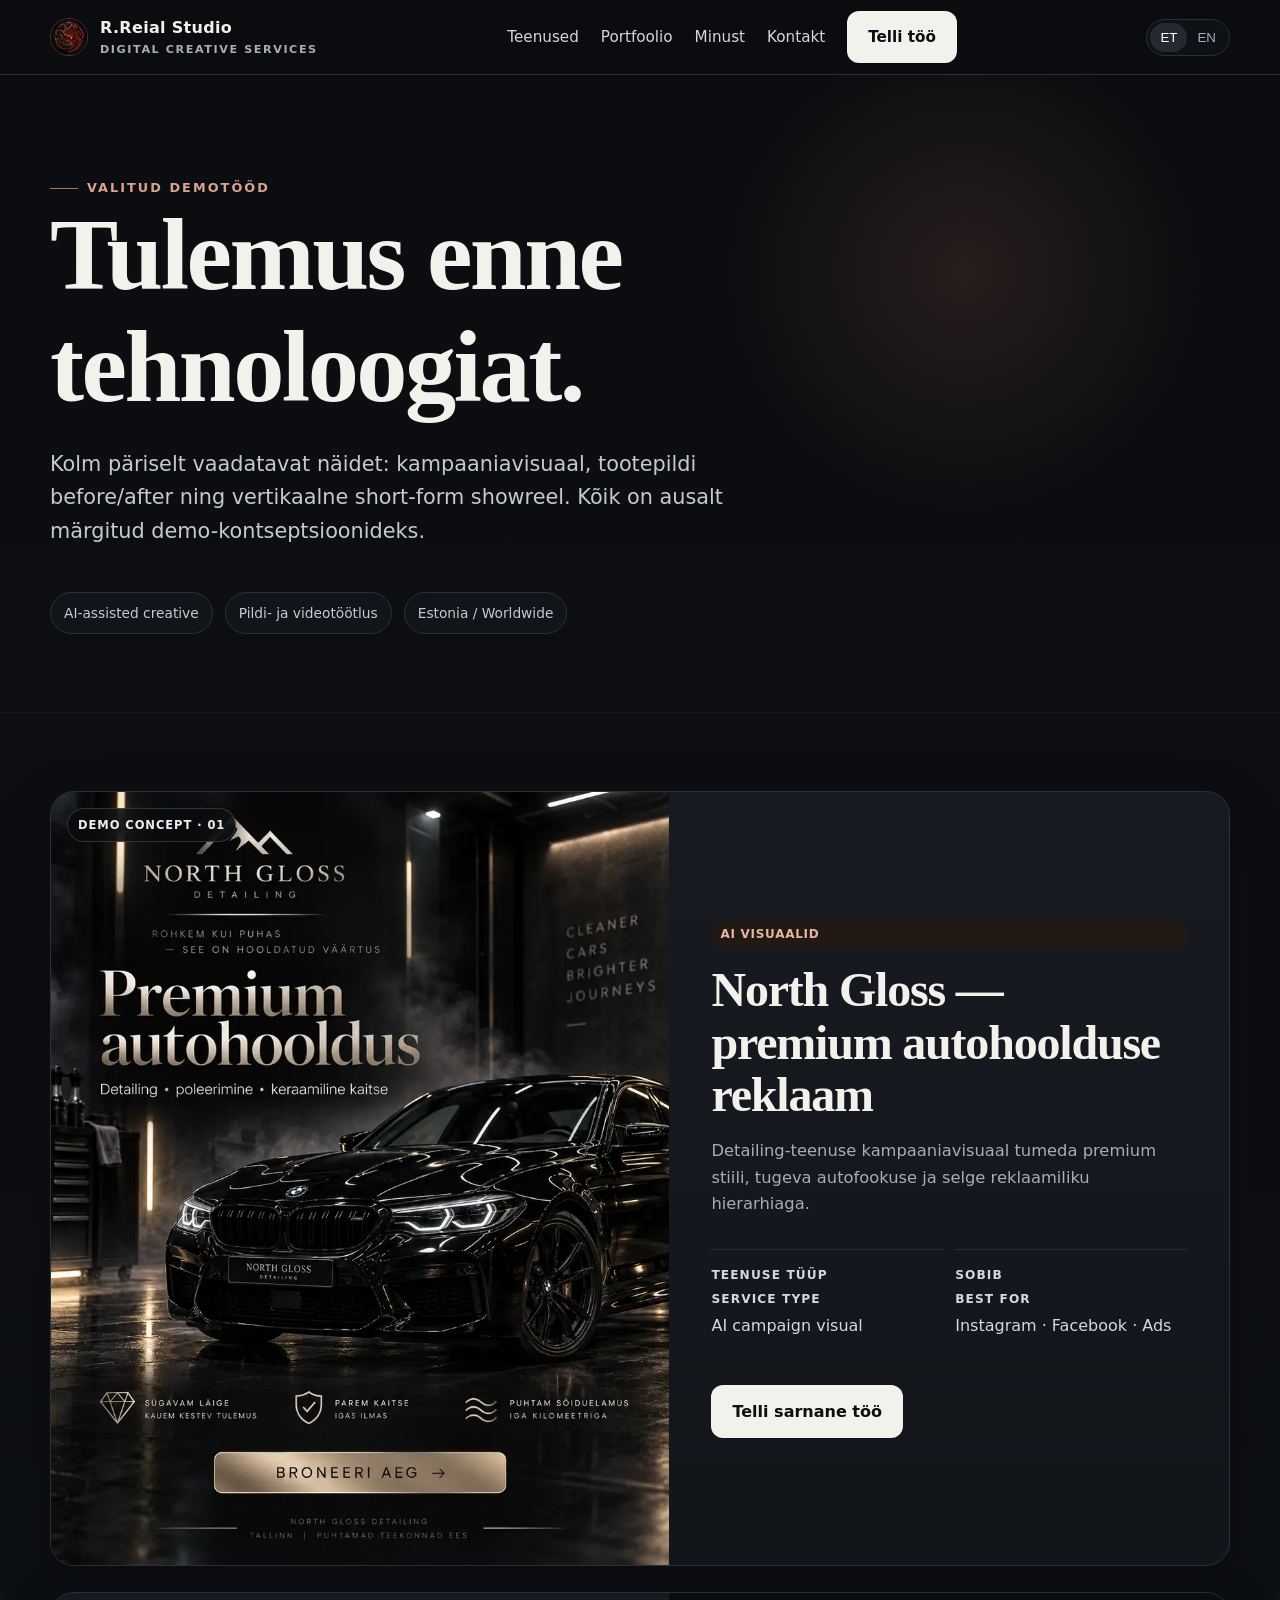
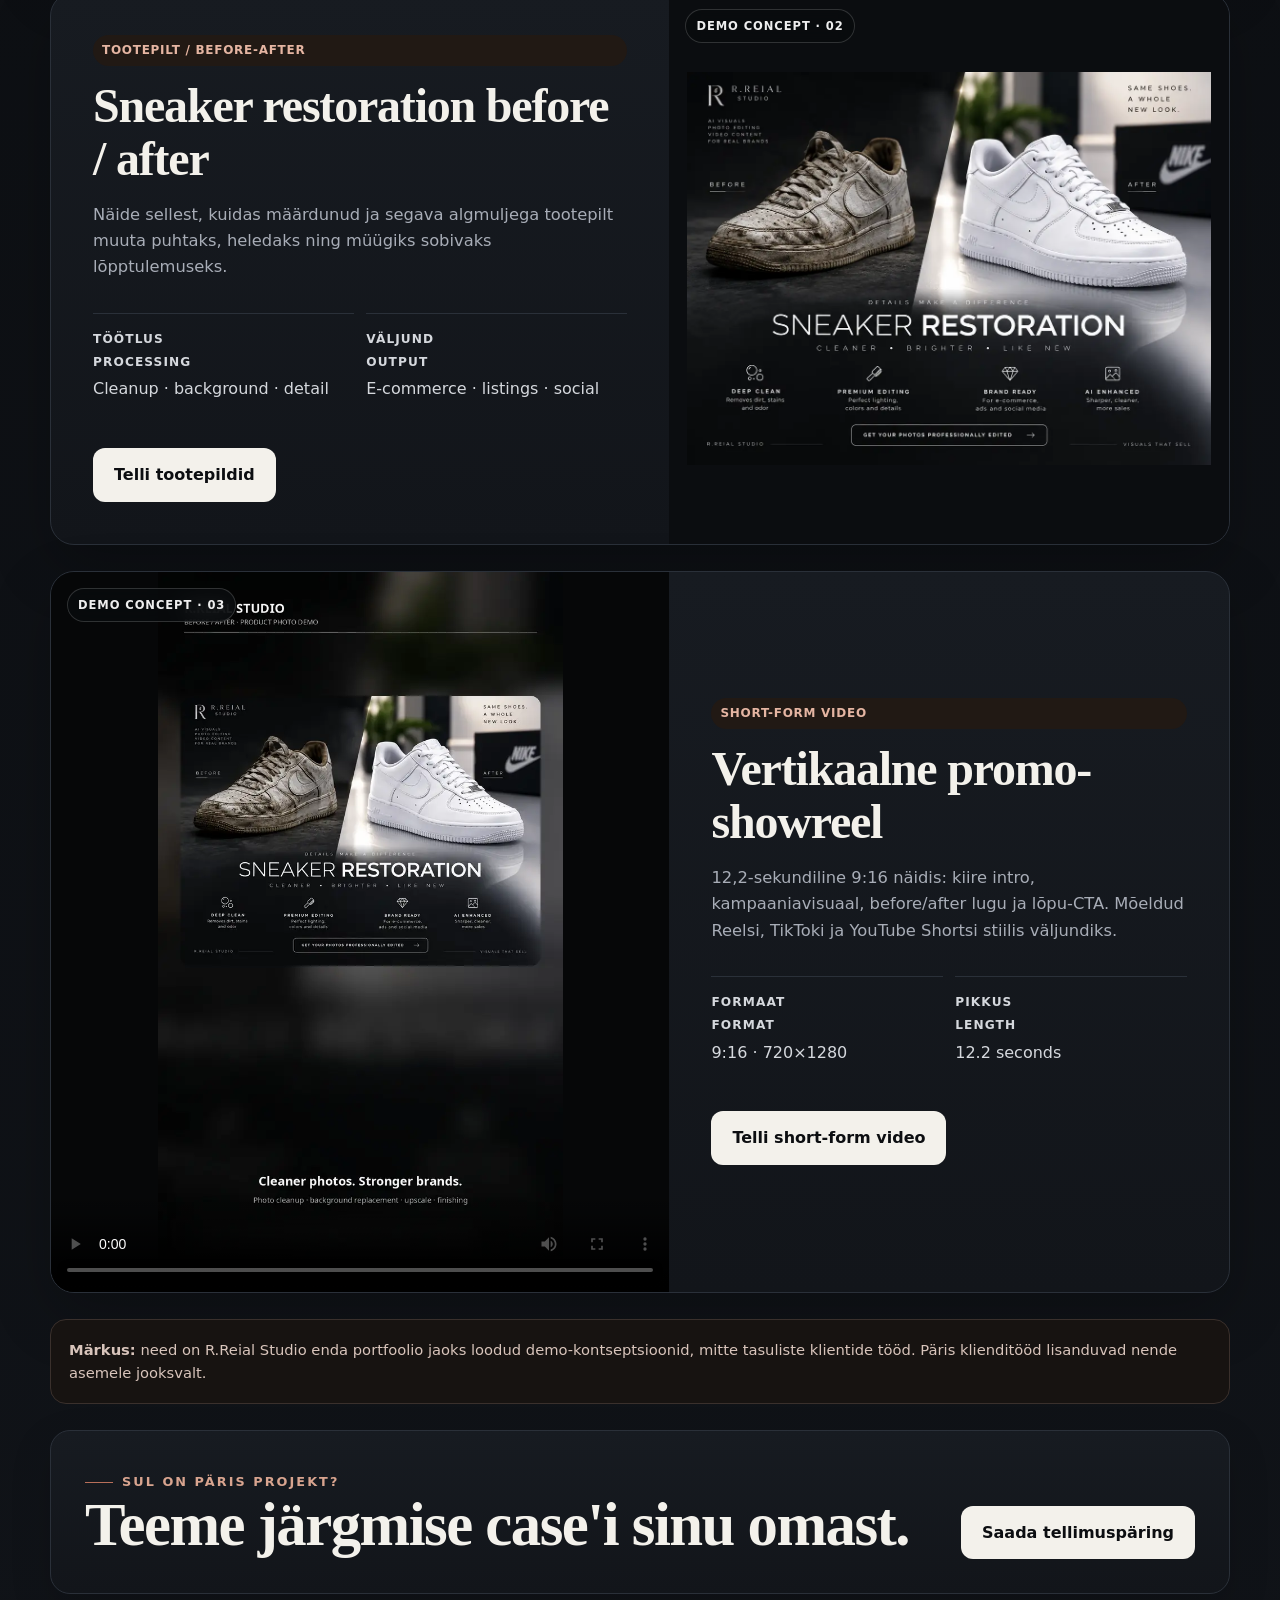
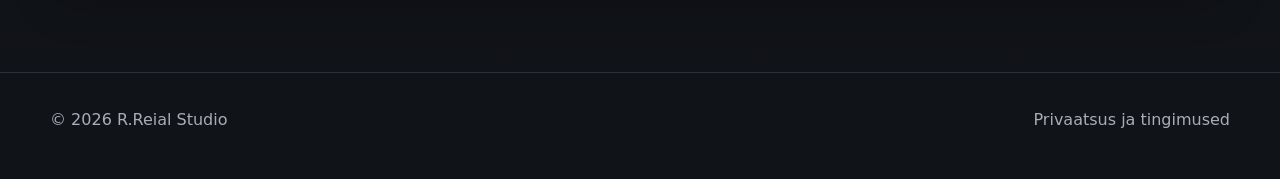
<file: portfolio.html>
<!doctype html>
<html lang="et">
<head>
  <meta charset="utf-8"><meta name="viewport" content="width=device-width,initial-scale=1">
  <meta name="description" content="R.Reial Studio portfoolio — AI reklaamvisuaalid, tootepiltide töötlus ja short-form video demo-case'id.">
  <title>Portfoolio — R.Reial Studio</title>
  <link rel="stylesheet" href="site.css">
  <style>
    .media-case{display:grid;grid-template-columns:minmax(0,1.05fr) minmax(0,.95fr);gap:0;overflow:hidden;border:1px solid var(--line);border-radius:24px;background:linear-gradient(180deg,var(--panel2),var(--panel));box-shadow:0 22px 60px rgba(0,0,0,.22)}
    .media-case+.media-case{margin-top:26px}.media-case.reverse .media-wrap{order:2}.media-case.reverse .case-body{order:1}
    .media-wrap{position:relative;min-height:430px;background:#080a0d;overflow:hidden;display:flex;align-items:center;justify-content:center}
    .media-wrap img{width:100%;height:100%;min-height:430px;object-fit:cover}.media-wrap.contain img{object-fit:contain;background:#0b0d10;padding:18px}
    .media-wrap video{width:100%;height:100%;max-height:720px;display:block;object-fit:contain;background:#060708}
    .demo-badge{position:absolute;left:16px;top:16px;z-index:2;padding:7px 10px;border-radius:999px;background:rgba(9,11,14,.82);border:1px solid rgba(255,255,255,.16);backdrop-filter:blur(10px);font-size:.72rem;font-weight:800;letter-spacing:.08em;text-transform:uppercase;color:#eee}
    .case-body{padding:42px;display:flex;flex-direction:column;justify-content:center}.case-body h2{margin-top:14px}.case-body>p{color:var(--muted);font-size:1.02rem}
    .case-meta{display:grid;grid-template-columns:1fr 1fr;gap:12px;margin-top:16px}.case-meta>div{border-top:1px solid var(--line);padding-top:12px}.case-meta strong,.case-meta span{display:block}.case-meta strong{font-size:.76rem;text-transform:uppercase;letter-spacing:.09em;color:var(--accent2)}.case-meta span{margin-top:4px;color:#d5d8dd}
    .demo-note{margin-top:26px;border:1px solid #3a302c;background:#171311;border-radius:16px;padding:18px;color:#d8c4bb}
    @media(max-width:860px){.media-case{grid-template-columns:1fr}.media-case.reverse .media-wrap,.media-case.reverse .case-body{order:initial}.media-wrap,.media-wrap img{min-height:0}.case-body{padding:28px}.case-meta{grid-template-columns:1fr}}
  </style>
</head>
<body data-lang="et">
<nav class="nav"><div class="container nav-inner">
  <a class="brand" href="index.html"><img src="targaryen-crest.png" alt="R.Reial crest"><span>R.Reial Studio<small>Digital creative services</small></span></a>
  <div class="nav-links"><a href="services.html"><span class="lang-et">Teenused</span><span class="lang-en">Services</span></a><a href="portfolio.html"><span class="lang-et">Portfoolio</span><span class="lang-en">Portfolio</span></a><a href="about.html"><span class="lang-et">Minust</span><span class="lang-en">About</span></a><a href="contact.html"><span class="lang-et">Kontakt</span><span class="lang-en">Contact</span></a><a class="btn btn-primary" href="order.html"><span class="lang-et">Telli töö</span><span class="lang-en">Order now</span></a></div>
  <div class="lang-switch"><button data-lang-btn="et">ET</button><button data-lang-btn="en">EN</button></div>
</div></nav>

<main>
<section class="hero"><div class="container">
  <div class="eyebrow"><span class="lang-et">Valitud demotööd</span><span class="lang-en">Selected demo work</span></div>
  <h1><span class="lang-et">Tulemus enne tehnoloogiat.</span><span class="lang-en">Results before technology.</span></h1>
  <p class="hero-copy"><span class="lang-et">Kolm päriselt vaadatavat näidet: kampaaniavisuaal, tootepildi before/after ning vertikaalne short-form showreel. Kõik on ausalt märgitud demo-kontseptsioonideks.</span><span class="lang-en">Three viewable examples: campaign creative, product-photo before/after and a vertical short-form showreel. All are clearly marked as demo concepts.</span></p>
  <div class="trust-row"><span class="trust-pill">AI-assisted creative</span><span class="trust-pill"><span class="lang-et">Pildi- ja videotöötlus</span><span class="lang-en">Image & video editing</span></span><span class="trust-pill">Estonia / Worldwide</span></div>
</div></section>

<section class="section"><div class="container">
  <article class="media-case">
    <div class="media-wrap"><span class="demo-badge">Demo concept · 01</span><img src="north-gloss-demo.webp" alt="North Gloss premium automotive campaign demo" loading="eager"></div>
    <div class="case-body">
      <span class="tag"><span class="lang-et">AI visuaalid</span><span class="lang-en">AI visuals</span></span>
      <h2><span class="lang-et">North Gloss — premium autohoolduse reklaam</span><span class="lang-en">North Gloss — premium automotive campaign</span></h2>
      <p><span class="lang-et">Detailing-teenuse kampaaniavisuaal tumeda premium stiili, tugeva autofookuse ja selge reklaamiliku hierarhiaga.</span><span class="lang-en">A detailing-service campaign visual with a premium dark look, strong automotive focus and clear advertising hierarchy.</span></p>
      <div class="case-meta"><div><strong><span class="lang-et">Teenuse tüüp</span><span class="lang-en">Service type</span></strong><span>AI campaign visual</span></div><div><strong><span class="lang-et">Sobib</span><span class="lang-en">Best for</span></strong><span>Instagram · Facebook · Ads</span></div></div>
      <div class="hero-actions"><a class="btn btn-primary" href="order.html?service=images"><span class="lang-et">Telli sarnane töö</span><span class="lang-en">Order similar work</span></a></div>
    </div>
  </article>

  <article class="media-case reverse">
    <div class="media-wrap contain"><span class="demo-badge">Demo concept · 02</span><img src="sneaker-restoration-demo.webp" alt="Sneaker restoration before and after product photo demo" loading="lazy"></div>
    <div class="case-body">
      <span class="tag"><span class="lang-et">Tootepilt / before-after</span><span class="lang-en">Product photo / before-after</span></span>
      <h2>Sneaker restoration before / after</h2>
      <p><span class="lang-et">Näide sellest, kuidas määrdunud ja segava algmuljega tootepilt muuta puhtaks, heledaks ning müügiks sobivaks lõpptulemuseks.</span><span class="lang-en">An example of turning a dirty, distracting source image into a clean, bright result suitable for selling online.</span></p>
      <div class="case-meta"><div><strong><span class="lang-et">Töötlus</span><span class="lang-en">Processing</span></strong><span>Cleanup · background · detail</span></div><div><strong><span class="lang-et">Väljund</span><span class="lang-en">Output</span></strong><span>E-commerce · listings · social</span></div></div>
      <div class="hero-actions"><a class="btn btn-primary" href="order.html?service=photos"><span class="lang-et">Telli tootepildid</span><span class="lang-en">Order product editing</span></a></div>
    </div>
  </article>

  <article class="media-case">
    <div class="media-wrap"><span class="demo-badge">Demo concept · 03</span><video controls playsinline preload="metadata" poster="showreel-poster.webp" aria-label="R.Reial Studio vertical short-form demo"><source src="reial-studio-showreel.mp4" type="video/mp4"><span class="lang-et">Sinu brauser ei toeta videot.</span><span class="lang-en">Your browser does not support video.</span></video></div>
    <div class="case-body">
      <span class="tag">Short-form video</span>
      <h2><span class="lang-et">Vertikaalne promo-showreel</span><span class="lang-en">Vertical promo showreel</span></h2>
      <p><span class="lang-et">12,2-sekundiline 9:16 näidis: kiire intro, kampaaniavisuaal, before/after lugu ja lõpu-CTA. Mõeldud Reelsi, TikToki ja YouTube Shortsi stiilis väljundiks.</span><span class="lang-en">A 12.2-second 9:16 demo: quick intro, campaign creative, before/after story and final CTA. Designed for Reels, TikTok and YouTube Shorts-style delivery.</span></p>
      <div class="case-meta"><div><strong><span class="lang-et">Formaat</span><span class="lang-en">Format</span></strong><span>9:16 · 720×1280</span></div><div><strong><span class="lang-et">Pikkus</span><span class="lang-en">Length</span></strong><span>12.2 seconds</span></div></div>
      <div class="hero-actions"><a class="btn btn-primary" href="order.html?service=video"><span class="lang-et">Telli short-form video</span><span class="lang-en">Order short-form video</span></a></div>
    </div>
  </article>

  <div class="demo-note"><span class="lang-et"><strong>Märkus:</strong> need on R.Reial Studio enda portfoolio jaoks loodud demo-kontseptsioonid, mitte tasuliste klientide tööd. Päris klienditööd lisanduvad nende asemele jooksvalt.</span><span class="lang-en"><strong>Note:</strong> these are R.Reial Studio portfolio concepts, not paid client projects. Real client work will replace and expand these examples over time.</span></div>

  <div class="card" style="padding:34px;margin-top:26px"><div class="section-head" style="margin-bottom:0"><div><div class="eyebrow"><span class="lang-et">Sul on päris projekt?</span><span class="lang-en">Have a real project?</span></div><h2><span class="lang-et">Teeme järgmise case'i sinu omast.</span><span class="lang-en">Let’s make the next case yours.</span></h2></div><a class="btn btn-primary" href="order.html"><span class="lang-et">Saada tellimuspäring</span><span class="lang-en">Send project request</span></a></div></div>
</div></section>
</main>

<footer class="footer"><div class="container footer-inner"><div>© 2026 R.Reial Studio</div><div><a href="privacy.html"><span class="lang-et">Privaatsus ja tingimused</span><span class="lang-en">Privacy & terms</span></a></div></div></footer>
<script src="site.js"></script>
</body></html>
</file>
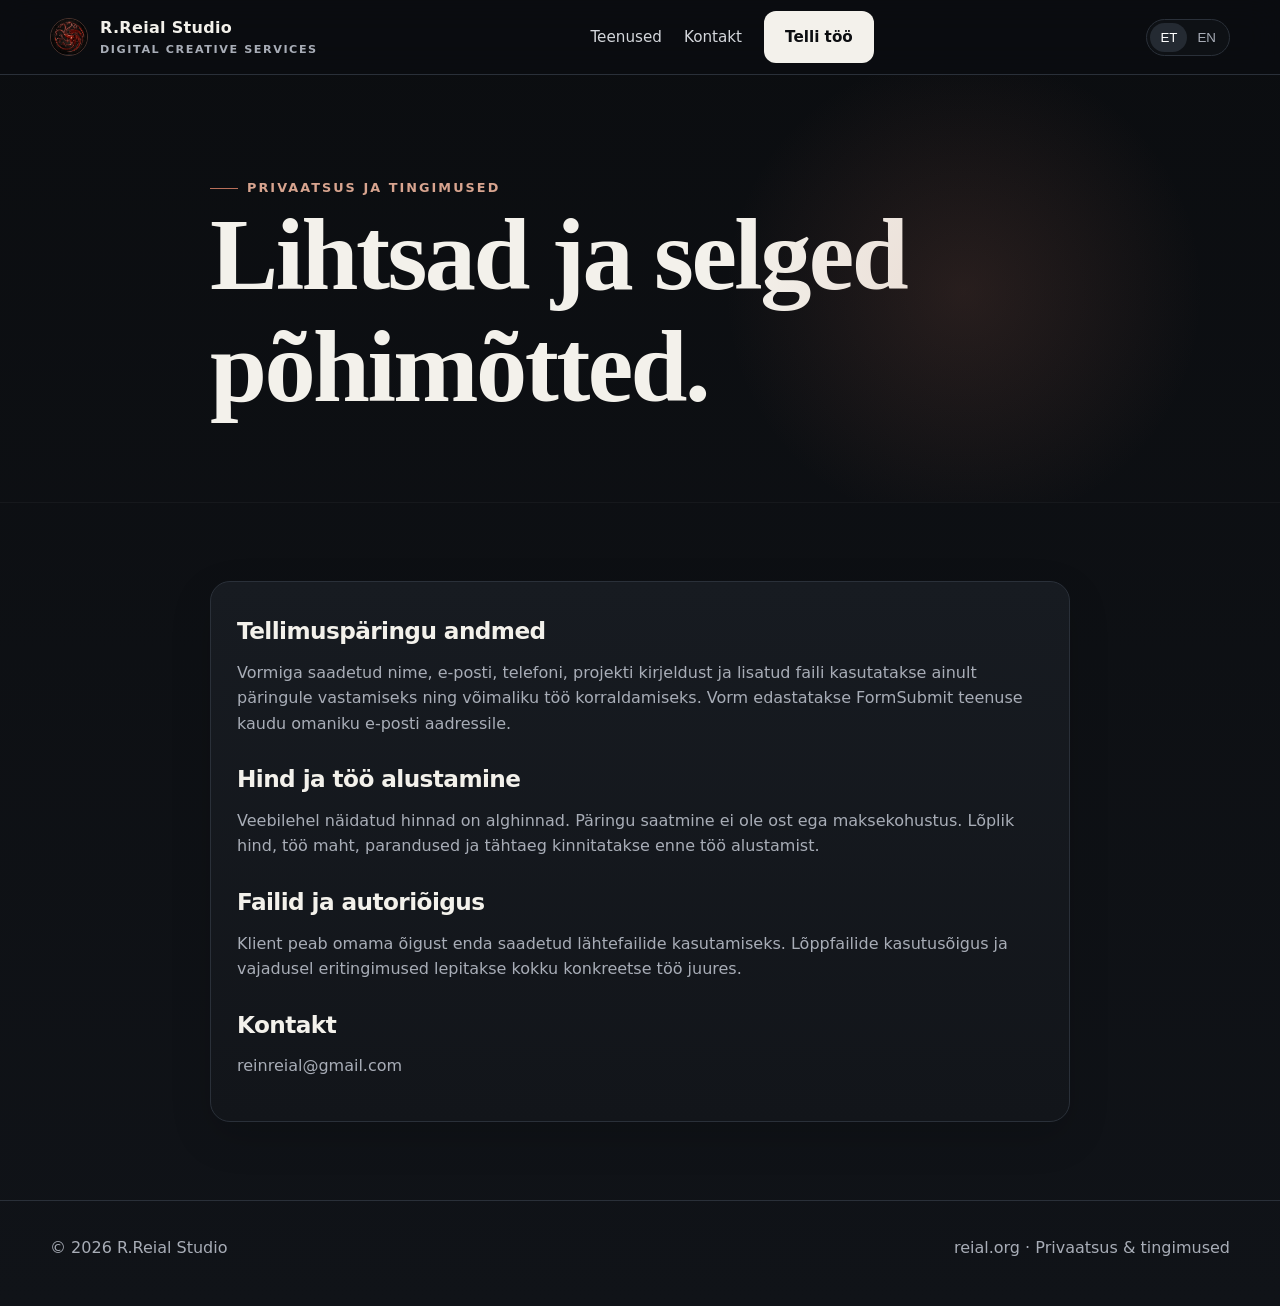
<file: privacy.html>
<!doctype html>
<html lang="et"><head><meta charset="utf-8"><meta name="viewport" content="width=device-width,initial-scale=1"><title>Privaatsus — R.Reial Studio</title><link rel="stylesheet" href="site.css"></head>
<body data-lang="et"><nav class="nav"><div class="container nav-inner"><a class="brand" href="index.html"><img src="targaryen-crest.png" alt="R.Reial crest"><span>R.Reial Studio<small>Digital creative services</small></span></a><div class="nav-links"><a href="services.html">Teenused</a><a href="contact.html">Kontakt</a><a class="btn btn-primary" href="order.html">Telli töö</a></div><div class="lang-switch"><button data-lang-btn="et">ET</button><button data-lang-btn="en">EN</button></div></div></nav>
<main><section class="hero"><div class="container form-shell"><div class="eyebrow"><span class="lang-et">Privaatsus ja tingimused</span><span class="lang-en">Privacy & terms</span></div><h1><span class="lang-et">Lihtsad ja selged põhimõtted.</span><span class="lang-en">Simple, clear terms.</span></h1></div></section><section class="section"><div class="container form-shell"><div class="card"><h3><span class="lang-et">Tellimuspäringu andmed</span><span class="lang-en">Project request data</span></h3><p><span class="lang-et">Vormiga saadetud nime, e-posti, telefoni, projekti kirjeldust ja lisatud faili kasutatakse ainult päringule vastamiseks ning võimaliku töö korraldamiseks. Vorm edastatakse FormSubmit teenuse kaudu omaniku e-posti aadressile.</span><span class="lang-en">Name, email, phone, project description and attached material are used only to respond to the request and organise potential work. The form is delivered to the owner’s email through the FormSubmit service.</span></p><h3 style="margin-top:30px"><span class="lang-et">Hind ja töö alustamine</span><span class="lang-en">Price & starting work</span></h3><p><span class="lang-et">Veebilehel näidatud hinnad on alghinnad. Päringu saatmine ei ole ost ega maksekohustus. Lõplik hind, töö maht, parandused ja tähtaeg kinnitatakse enne töö alustamist.</span><span class="lang-en">Website prices are starting prices. Sending a request is not a purchase or payment obligation. Final price, scope, revisions and deadline are confirmed before work begins.</span></p><h3 style="margin-top:30px"><span class="lang-et">Failid ja autoriõigus</span><span class="lang-en">Files & rights</span></h3><p><span class="lang-et">Klient peab omama õigust enda saadetud lähtefailide kasutamiseks. Lõppfailide kasutusõigus ja vajadusel eritingimused lepitakse kokku konkreetse töö juures.</span><span class="lang-en">Clients must have the right to use source material they submit. Usage rights for final deliverables and any special terms are agreed per project.</span></p><h3 style="margin-top:30px"><span class="lang-et">Kontakt</span><span class="lang-en">Contact</span></h3><p><a href="mailto:reinreial@gmail.com">reinreial@gmail.com</a></p></div></div></section></main><footer class="footer"><div class="container footer-inner"><div>© 2026 R.Reial Studio</div><div><a href="index.html">reial.org</a></div></div></footer><script src="site.js"></script></body></html>
</file>
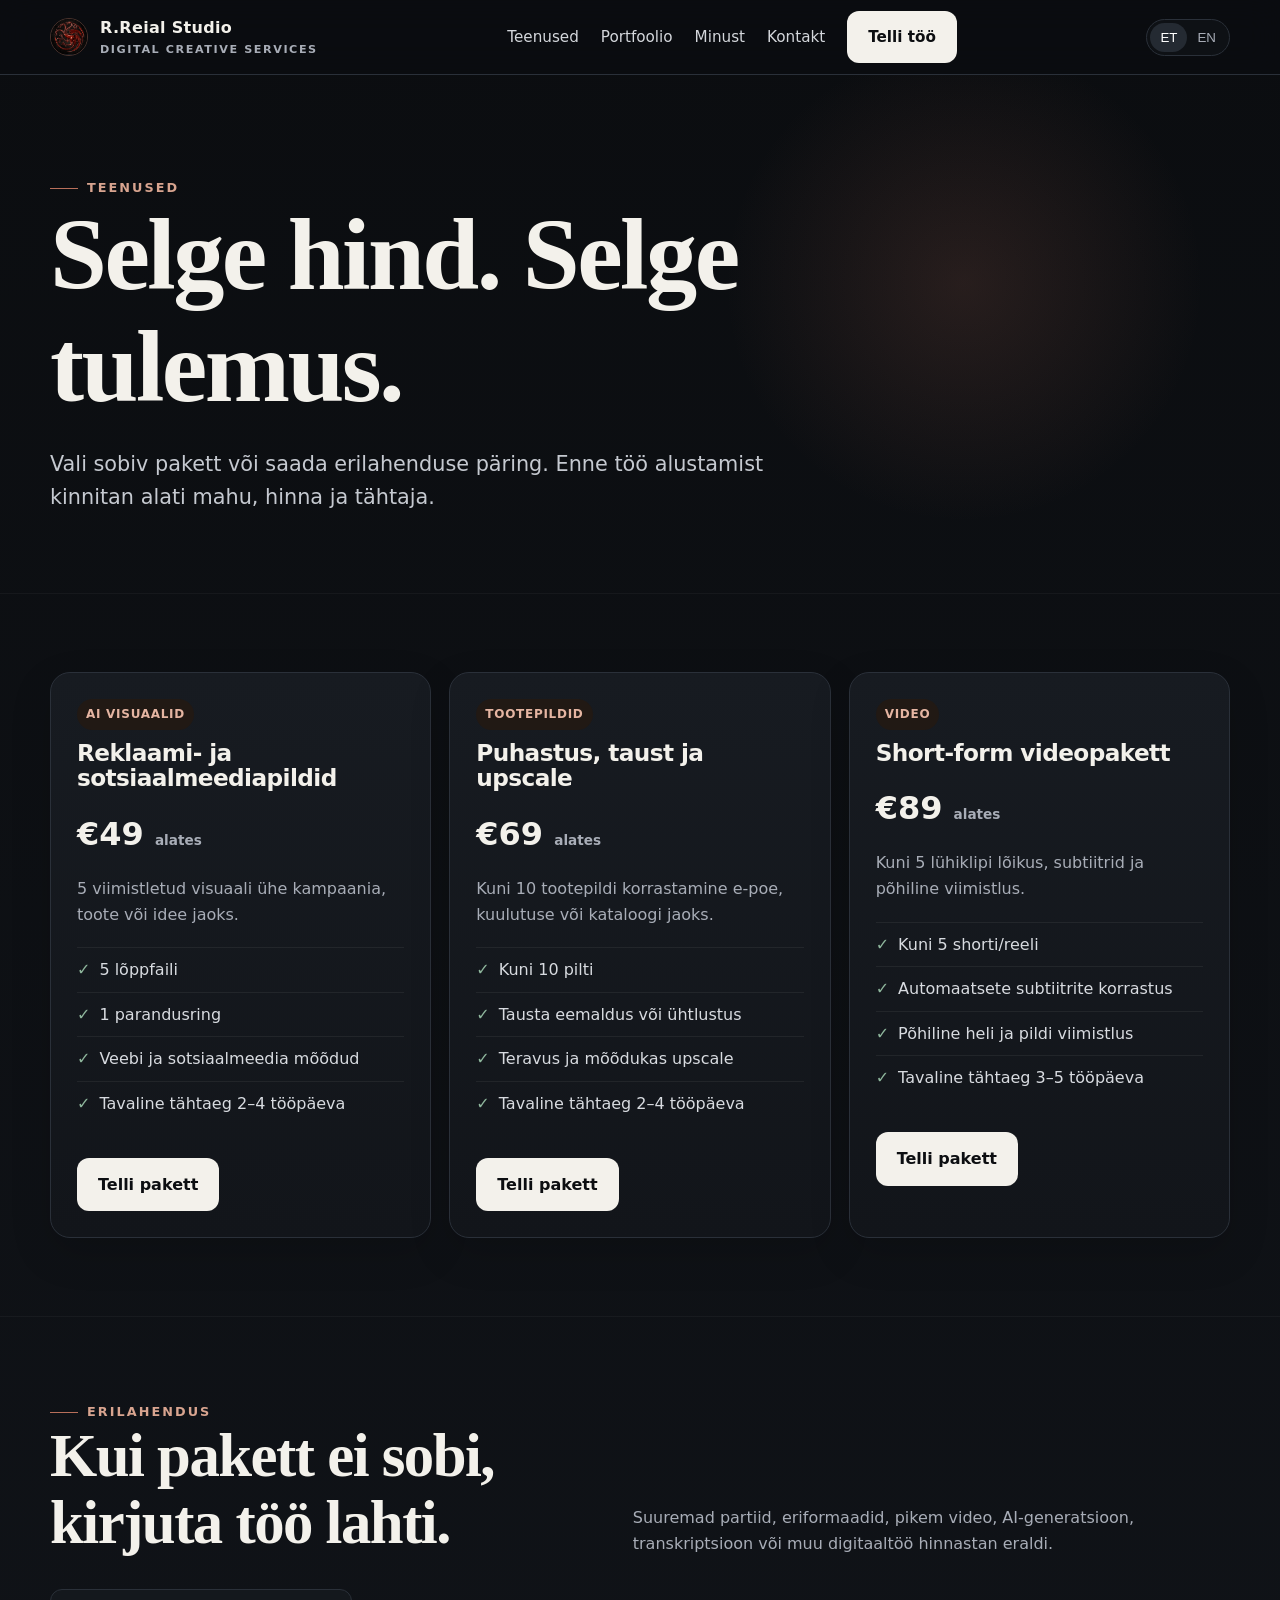
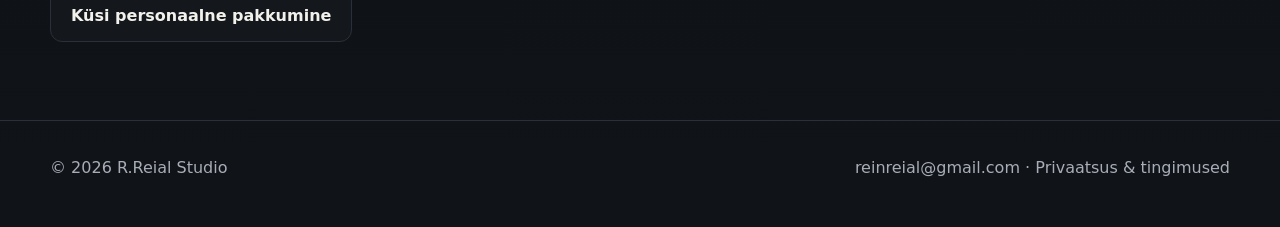
<file: services.html>
<!doctype html>
<html lang="et">
<head>
  <meta charset="utf-8">
  <meta name="viewport" content="width=device-width,initial-scale=1">
  <meta name="description" content="R.Reial Studio — AI pildid, tootefotode töötlus ja short-form video.">
  <title>Teenused — R.Reial Studio</title>
  <link rel="stylesheet" href="site.css">
</head>
<body data-lang="et">
<nav class="nav"><div class="container nav-inner">
  <a class="brand" href="index.html"><img src="targaryen-crest.png" alt="R.Reial crest"><span>R.Reial Studio<small>Digital creative services</small></span></a>
  <div class="nav-links"><a href="services.html">Teenused</a><a href="portfolio.html">Portfoolio</a><a href="about.html">Minust</a><a href="contact.html">Kontakt</a><a class="btn btn-primary" href="order.html">Telli töö</a></div>
  <div class="lang-switch" aria-label="Language"><button data-lang-btn="et">ET</button><button data-lang-btn="en">EN</button></div>
</div></nav>

<main>
<section class="hero"><div class="container">
  <div class="eyebrow"><span class="lang-et">Teenused</span><span class="lang-en">Services</span></div>
  <h1><span class="lang-et">Selge hind. Selge tulemus.</span><span class="lang-en">Clear pricing. Clear deliverables.</span></h1>
  <p class="hero-copy"><span class="lang-et">Vali sobiv pakett või saada erilahenduse päring. Enne töö alustamist kinnitan alati mahu, hinna ja tähtaja.</span><span class="lang-en">Choose a package or request custom work. Scope, price and deadline are always confirmed before work starts.</span></p>
</div></section>

<section class="section"><div class="container">
  <div class="grid-3">
    <article class="card">
      <span class="tag"><span class="lang-et">AI visuaalid</span><span class="lang-en">AI visuals</span></span>
      <h3><span class="lang-et">Reklaami- ja sotsiaalmeediapildid</span><span class="lang-en">Advertising & social images</span></h3>
      <div class="price">€49 <small><span class="lang-et">alates</span><span class="lang-en">from</span></small></div>
      <p><span class="lang-et">5 viimistletud visuaali ühe kampaania, toote või idee jaoks.</span><span class="lang-en">5 polished visuals for one campaign, product or concept.</span></p>
      <ul class="clean-list"><li><span class="lang-et">5 lõppfaili</span><span class="lang-en">5 final files</span></li><li><span class="lang-et">1 parandusring</span><span class="lang-en">1 revision round</span></li><li><span class="lang-et">Veebi ja sotsiaalmeedia mõõdud</span><span class="lang-en">Web & social sizes</span></li><li><span class="lang-et">Tavaline tähtaeg 2–4 tööpäeva</span><span class="lang-en">Typical turnaround 2–4 business days</span></li></ul>
      <div class="hero-actions"><a class="btn btn-primary" href="order.html?service=images"><span class="lang-et">Telli pakett</span><span class="lang-en">Order package</span></a></div>
    </article>

    <article class="card">
      <span class="tag"><span class="lang-et">Tootepildid</span><span class="lang-en">Product photos</span></span>
      <h3><span class="lang-et">Puhastus, taust ja upscale</span><span class="lang-en">Cleanup, background & upscale</span></h3>
      <div class="price">€69 <small><span class="lang-et">alates</span><span class="lang-en">from</span></small></div>
      <p><span class="lang-et">Kuni 10 tootepildi korrastamine e-poe, kuulutuse või kataloogi jaoks.</span><span class="lang-en">Cleanup of up to 10 product photos for shops, listings or catalogues.</span></p>
      <ul class="clean-list"><li><span class="lang-et">Kuni 10 pilti</span><span class="lang-en">Up to 10 images</span></li><li><span class="lang-et">Tausta eemaldus või ühtlustus</span><span class="lang-en">Background removal or cleanup</span></li><li><span class="lang-et">Teravus ja mõõdukas upscale</span><span class="lang-en">Sharpening & moderate upscale</span></li><li><span class="lang-et">Tavaline tähtaeg 2–4 tööpäeva</span><span class="lang-en">Typical turnaround 2–4 business days</span></li></ul>
      <div class="hero-actions"><a class="btn btn-primary" href="order.html?service=photos"><span class="lang-et">Telli pakett</span><span class="lang-en">Order package</span></a></div>
    </article>

    <article class="card">
      <span class="tag"><span class="lang-et">Video</span><span class="lang-en">Video</span></span>
      <h3><span class="lang-et">Short-form videopakett</span><span class="lang-en">Short-form video package</span></h3>
      <div class="price">€89 <small><span class="lang-et">alates</span><span class="lang-en">from</span></small></div>
      <p><span class="lang-et">Kuni 5 lühiklipi lõikus, subtiitrid ja põhiline viimistlus.</span><span class="lang-en">Up to 5 short clips with editing, captions and basic polish.</span></p>
      <ul class="clean-list"><li><span class="lang-et">Kuni 5 shorti/reeli</span><span class="lang-en">Up to 5 shorts/reels</span></li><li><span class="lang-et">Automaatsete subtiitrite korrastus</span><span class="lang-en">Cleaned automatic captions</span></li><li><span class="lang-et">Põhiline heli ja pildi viimistlus</span><span class="lang-en">Basic audio & image polish</span></li><li><span class="lang-et">Tavaline tähtaeg 3–5 tööpäeva</span><span class="lang-en">Typical turnaround 3–5 business days</span></li></ul>
      <div class="hero-actions"><a class="btn btn-primary" href="order.html?service=video"><span class="lang-et">Telli pakett</span><span class="lang-en">Order package</span></a></div>
    </article>
  </div>
</div></section>

<section class="section"><div class="container">
  <div class="section-head"><div><div class="eyebrow"><span class="lang-et">Erilahendus</span><span class="lang-en">Custom work</span></div><h2><span class="lang-et">Kui pakett ei sobi, kirjuta töö lahti.</span><span class="lang-en">Need something different?</span></h2></div><p><span class="lang-et">Suuremad partiid, eriformaadid, pikem video, AI-generatsioon, transkriptsioon või muu digitaaltöö hinnastan eraldi.</span><span class="lang-en">Larger batches, custom formats, longer video, AI generation, transcription and other digital work are quoted separately.</span></p></div>
  <a class="btn btn-secondary" href="order.html?service=custom"><span class="lang-et">Küsi personaalne pakkumine</span><span class="lang-en">Request a custom quote</span></a>
</div></section>
</main>

<footer class="footer"><div class="container footer-inner"><div>© 2026 R.Reial Studio</div><div><a href="contact.html">reinreial@gmail.com</a></div></div></footer>
<script src="site.js"></script>
</body></html>
</file>
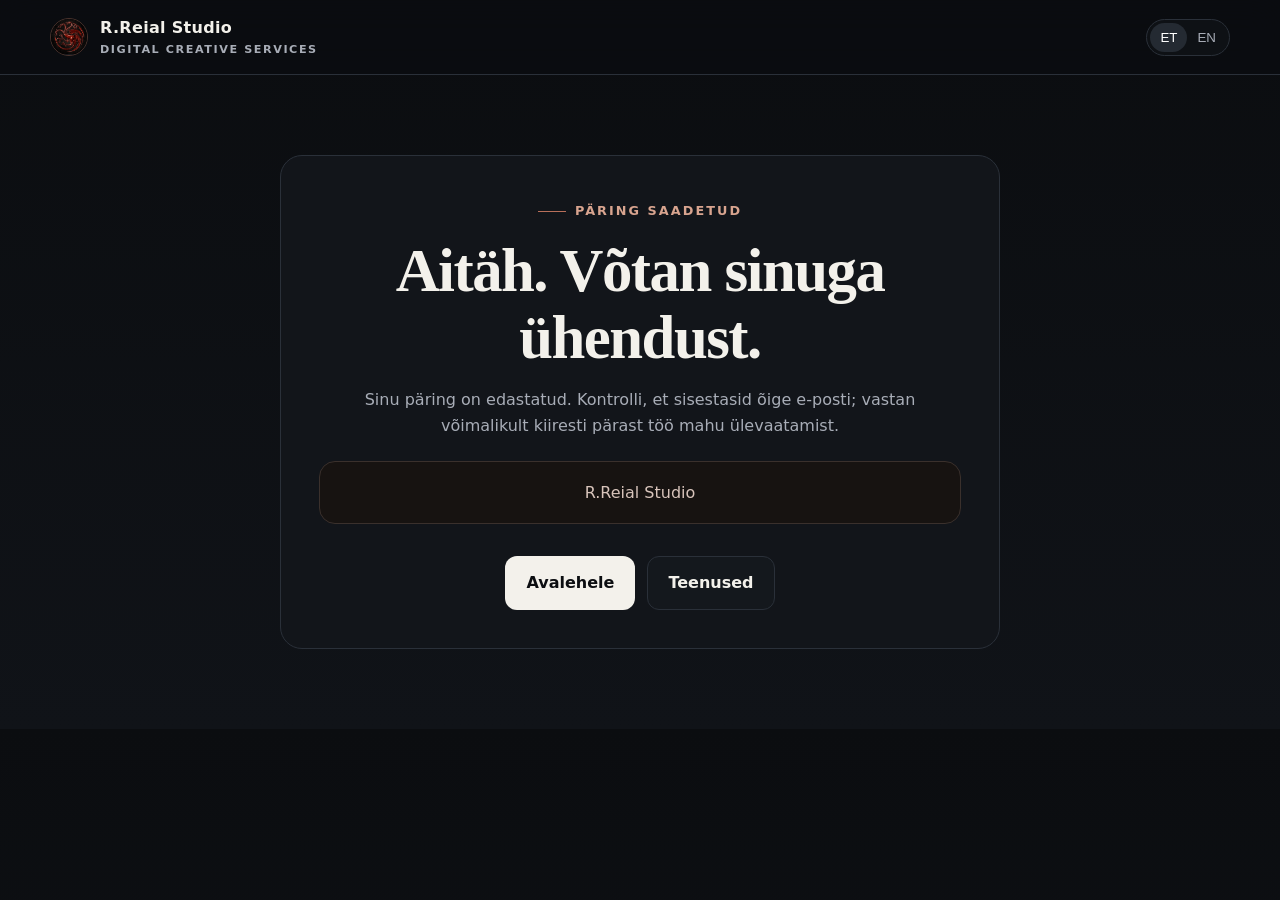
<file: thanks.html>
<!doctype html>
<html lang="et"><head><meta charset="utf-8"><meta name="viewport" content="width=device-width,initial-scale=1"><title>Päring saadetud — R.Reial Studio</title><link rel="stylesheet" href="site.css"></head>
<body data-lang="et">
<nav class="nav"><div class="container nav-inner"><a class="brand" href="index.html"><img src="targaryen-crest.png" alt="R.Reial crest"><span>R.Reial Studio<small>Digital creative services</small></span></a><div class="lang-switch"><button data-lang-btn="et">ET</button><button data-lang-btn="en">EN</button></div></div></nav>
<main class="container"><section class="success-box"><div class="eyebrow"><span class="lang-et">Päring saadetud</span><span class="lang-en">Request sent</span></div><h2 style="margin-top:16px"><span class="lang-et">Aitäh. Võtan sinuga ühendust.</span><span class="lang-en">Thank you. I’ll get back to you.</span></h2><p class="muted"><span class="lang-et">Sinu päring on edastatud. Kontrolli, et sisestasid õige e-posti; vastan võimalikult kiiresti pärast töö mahu ülevaatamist.</span><span class="lang-en">Your request has been submitted. Make sure the email you entered was correct; I’ll respond after reviewing the project scope.</span></p><p id="order-line" class="notice" style="margin-top:22px"></p><div class="hero-actions" style="justify-content:center"><a class="btn btn-primary" href="index.html"><span class="lang-et">Avalehele</span><span class="lang-en">Home</span></a><a class="btn btn-secondary" href="services.html"><span class="lang-et">Teenused</span><span class="lang-en">Services</span></a></div></section></main>
<script src="site.js"></script><script>const id=new URLSearchParams(location.search).get('order');document.getElementById('order-line').textContent=id?`Tellimuse / Order ID: ${id}`:'R.Reial Studio';</script>
</body></html>
</file>
<file: site.css>
:root{--bg:#0b0d10;--panel:#12151a;--panel2:#171b21;--text:#f3f1eb;--muted:#a8adb7;--line:#2a3039;--accent:#b86f5a;--accent2:#d8a48f;--ok:#8fb79d;--max:1180px}*{box-sizing:border-box}html{scroll-behavior:smooth}body{margin:0;background:linear-gradient(180deg,#0b0d10 0%,#101318 100%);color:var(--text);font-family:Inter,ui-sans-serif,system-ui,-apple-system,BlinkMacSystemFont,"Segoe UI",sans-serif;line-height:1.6}a{color:inherit;text-decoration:none}img{max-width:100%;display:block}.container{width:min(var(--max),calc(100% - 36px));margin:auto}.nav{position:sticky;top:0;z-index:50;background:rgba(11,13,16,.88);backdrop-filter:blur(16px);border-bottom:1px solid var(--line)}.nav-inner{min-height:74px;display:flex;align-items:center;justify-content:space-between;gap:20px}.brand{display:flex;align-items:center;gap:12px;font-weight:800;letter-spacing:.02em}.brand img{width:38px;height:38px;border-radius:50%;object-fit:cover;border:1px solid #4a332d}.brand small{display:block;color:var(--muted);font-size:.7rem;font-weight:600;letter-spacing:.14em;text-transform:uppercase}.nav-links{display:flex;align-items:center;gap:22px;font-size:.95rem;color:#d4d7dc}.nav-links a:hover{color:#fff}.lang-switch{display:inline-flex;border:1px solid var(--line);border-radius:999px;padding:3px;background:#0e1115}.lang-switch button{border:0;background:transparent;color:var(--muted);padding:7px 10px;border-radius:999px;cursor:pointer}.lang-switch button.active{background:#242a32;color:#fff}.btn{display:inline-flex;align-items:center;justify-content:center;gap:8px;border-radius:12px;padding:13px 20px;font-weight:750;border:1px solid transparent;transition:.18s ease;cursor:pointer}.btn-primary{background:var(--text);color:#0c0e11}.btn-primary:hover{transform:translateY(-1px);background:white}.btn-secondary{border-color:var(--line);background:#14181d;color:var(--text)}.btn-secondary:hover{border-color:#46505d;background:#191e25}.hero{padding:96px 0 78px;position:relative;overflow:hidden}.hero:before{content:"";position:absolute;inset:-10% auto auto 55%;width:520px;height:520px;background:radial-gradient(circle,rgba(184,111,90,.16),transparent 65%);pointer-events:none}.eyebrow{display:inline-flex;align-items:center;gap:9px;color:var(--accent2);font-size:.8rem;font-weight:800;letter-spacing:.16em;text-transform:uppercase}.eyebrow:before{content:"";width:28px;height:1px;background:var(--accent)}h1,h2,h3{line-height:1.1;margin:0;letter-spacing:-.025em}h1{font-family:Georgia,"Times New Roman",serif;font-size:clamp(3.2rem,8vw,6.4rem);font-weight:600;max-width:950px}h2{font-family:Georgia,"Times New Roman",serif;font-size:clamp(2.2rem,5vw,3.8rem);font-weight:600}.hero-copy{max-width:760px;color:#c5c9d0;font-size:clamp(1.05rem,2vw,1.3rem);margin:24px 0 0}.hero-actions{display:flex;flex-wrap:wrap;gap:12px;margin-top:32px}.trust-row{display:flex;flex-wrap:wrap;gap:12px;margin-top:44px}.trust-pill{border:1px solid var(--line);background:rgba(20,24,29,.72);border-radius:999px;padding:9px 13px;color:#c7cbd1;font-size:.86rem}.section{padding:78px 0;border-top:1px solid rgba(255,255,255,.04)}.section-head{display:flex;justify-content:space-between;gap:30px;align-items:end;margin-bottom:32px}.section-head p{max-width:620px;color:var(--muted);margin:0}.grid-3{display:grid;grid-template-columns:repeat(3,1fr);gap:18px}.card{background:linear-gradient(180deg,var(--panel2),var(--panel));border:1px solid var(--line);border-radius:20px;padding:26px;box-shadow:0 15px 40px rgba(0,0,0,.15)}.card h3{font-size:1.45rem;margin-top:10px}.price{font-size:2rem;font-weight:800;margin-top:18px}.price small{font-size:.85rem;color:var(--muted);font-weight:600}.card p,.muted{color:var(--muted)}.clean-list{list-style:none;padding:0;margin:20px 0 0}.clean-list li{padding:9px 0;border-top:1px solid rgba(255,255,255,.06);color:#d8dbe0}.clean-list li:before{content:"✓";color:var(--ok);margin-right:9px}.tag{display:inline-flex;padding:6px 9px;border-radius:999px;background:#211914;color:#e5b5a2;font-size:.75rem;font-weight:800;letter-spacing:.06em;text-transform:uppercase}.process{display:grid;grid-template-columns:repeat(4,1fr);gap:14px}.step{padding:22px;border-left:1px solid var(--line)}.step strong{display:block;color:var(--accent2);font-size:.78rem;letter-spacing:.14em;text-transform:uppercase;margin-bottom:9px}.portfolio-grid{display:grid;grid-template-columns:repeat(3,1fr);gap:18px}.portfolio-item{min-height:270px;border:1px solid var(--line);border-radius:20px;padding:26px;display:flex;flex-direction:column;justify-content:flex-end;background:linear-gradient(145deg,#171b21,#101318);position:relative;overflow:hidden}.portfolio-item:before{content:"";position:absolute;width:220px;height:220px;border-radius:50%;background:radial-gradient(circle,rgba(184,111,90,.22),transparent 65%);right:-60px;top:-60px}.portfolio-item h3,.portfolio-item p,.portfolio-item span{position:relative}.portfolio-item p{color:var(--muted);margin-bottom:0}.case-stack{display:grid;gap:24px}.case-card{display:grid;grid-template-columns:minmax(0,1.15fr) minmax(300px,.85fr);min-height:440px;border:1px solid var(--line);border-radius:24px;overflow:hidden;background:linear-gradient(180deg,#161a20,#101318);box-shadow:0 24px 70px rgba(0,0,0,.2)}.case-card.reverse{grid-template-columns:minmax(300px,.85fr) minmax(0,1.15fr)}.case-card.reverse .case-preview{order:2}.case-preview{position:relative;min-height:440px;display:flex;align-items:flex-end;padding:28px;overflow:hidden;border-right:1px solid var(--line);background:#0c0f13}.case-card.reverse .case-preview{border-right:0;border-left:1px solid var(--line)}.case-preview:before,.case-preview:after{content:"";position:absolute;inset:0}.case-preview:before{background:radial-gradient(circle at 72% 28%,rgba(216,164,143,.25),transparent 24%),linear-gradient(135deg,#090b0e 12%,#1b2027 58%,#0d1014)}.case-preview.auto:after{background:linear-gradient(120deg,transparent 0 47%,rgba(255,255,255,.07) 48%,transparent 49%),radial-gradient(ellipse at 55% 74%,rgba(0,0,0,.9),transparent 45%)}.case-preview.product:before{background:linear-gradient(90deg,#111419 0 49.5%,#ece9e2 50% 100%)}.case-preview.product:after{background:radial-gradient(ellipse at 25% 64%,rgba(216,164,143,.16),transparent 35%),radial-gradient(ellipse at 75% 64%,rgba(20,20,20,.12),transparent 35%)}.case-preview.video:before{background:radial-gradient(circle at 50% 25%,rgba(184,111,90,.25),transparent 26%),linear-gradient(180deg,#191d23,#090b0e)}.case-watermark{position:absolute;left:28px;top:25px;z-index:2;font-size:.75rem;letter-spacing:.18em;text-transform:uppercase;color:#c2c6cc}.case-preview-copy{position:relative;z-index:2}.case-preview-copy strong{display:block;font-family:Georgia,"Times New Roman",serif;font-size:clamp(2.2rem,5vw,4.5rem);line-height:.95;font-weight:500}.case-preview-copy small{display:block;margin-top:14px;text-transform:uppercase;letter-spacing:.18em;color:#b8bdc5}.case-body{padding:34px;display:flex;flex-direction:column;justify-content:center}.case-body h2{font-size:clamp(2rem,4vw,3rem);margin-top:14px}.case-body p{color:var(--muted);font-size:1.02rem}.case-meta{display:grid;grid-template-columns:1fr 1fr;gap:12px;margin-top:24px}.case-meta div{padding:14px 0;border-top:1px solid var(--line)}.case-meta strong{display:block;font-size:.75rem;letter-spacing:.12em;text-transform:uppercase;color:#9ea4ae}.case-meta span{display:block;margin-top:4px;color:#e8e9eb}.phone-frame{width:min(230px,68%);aspect-ratio:9/16;margin:auto;border:8px solid #292e36;border-radius:30px;background:linear-gradient(180deg,#1c2026,#080a0d);box-shadow:0 25px 70px rgba(0,0,0,.55),inset 0 0 0 1px rgba(255,255,255,.05);display:flex;align-items:center;justify-content:center;position:relative;z-index:2}.phone-frame:before{content:"";position:absolute;top:8px;width:58px;height:6px;border-radius:99px;background:#050607}.phone-frame span{text-align:center;font-size:.78rem;letter-spacing:.14em;text-transform:uppercase;color:#d9c6bd;padding:20px}.demo-note{margin-top:28px;padding:18px 20px;border:1px solid var(--line);border-radius:16px;background:#111419;color:#abb0b8;font-size:.92rem}.notice{border:1px solid #3a302c;background:#171311;border-radius:16px;padding:18px;color:#d8c4bb}.form-shell{max-width:860px}.form-grid{display:grid;grid-template-columns:1fr 1fr;gap:18px}.field{display:flex;flex-direction:column;gap:8px}.field.full{grid-column:1/-1}.field label{font-weight:700;font-size:.92rem}.field input,.field select,.field textarea{width:100%;border:1px solid var(--line);background:#0f1216;color:var(--text);border-radius:12px;padding:13px 14px;font:inherit;outline:none}.field textarea{min-height:150px;resize:vertical}.field input:focus,.field select:focus,.field textarea:focus{border-color:#7c655d;box-shadow:0 0 0 3px rgba(184,111,90,.09)}.checkbox{display:flex;align-items:flex-start;gap:10px;color:#c9ccd1}.checkbox input{margin-top:5px}.form-note{font-size:.86rem;color:var(--muted)}.success-box{max-width:720px;margin:80px auto;padding:38px;text-align:center;border:1px solid var(--line);background:var(--panel);border-radius:22px}.footer{border-top:1px solid var(--line);padding:34px 0 46px;color:var(--muted)}.footer-inner{display:flex;justify-content:space-between;gap:24px;align-items:center}.lang-en{display:none}body[data-lang="en"] .lang-et{display:none}body[data-lang="en"] .lang-en{display:inline}.block-lang.lang-en{display:none}body[data-lang="en"] .block-lang.lang-et{display:none}body[data-lang="en"] .block-lang.lang-en{display:block}.mobile-order{display:none}@media(max-width:860px){.nav-links{display:none}.grid-3,.portfolio-grid{grid-template-columns:1fr}.process{grid-template-columns:1fr 1fr}.section-head{display:block}.section-head p{margin-top:16px}.mobile-order{display:inline-flex}.hero{padding-top:72px}.case-card,.case-card.reverse{grid-template-columns:1fr}.case-card.reverse .case-preview{order:0}.case-preview,.case-card.reverse .case-preview{min-height:330px;border:0;border-bottom:1px solid var(--line)}.case-body{padding:28px}}@media(max-width:620px){.container{width:min(var(--max),calc(100% - 24px))}.nav-inner{min-height:66px}.brand small{display:none}.lang-switch{margin-left:auto}.form-grid{grid-template-columns:1fr}.field.full{grid-column:auto}.process{grid-template-columns:1fr}.hero{padding:58px 0}.section{padding:58px 0}.footer-inner{display:block}.footer-inner div+div{margin-top:12px}.case-meta{grid-template-columns:1fr}.case-preview{min-height:280px}.case-body{padding:24px}.phone-frame{width:190px}}
</file>
